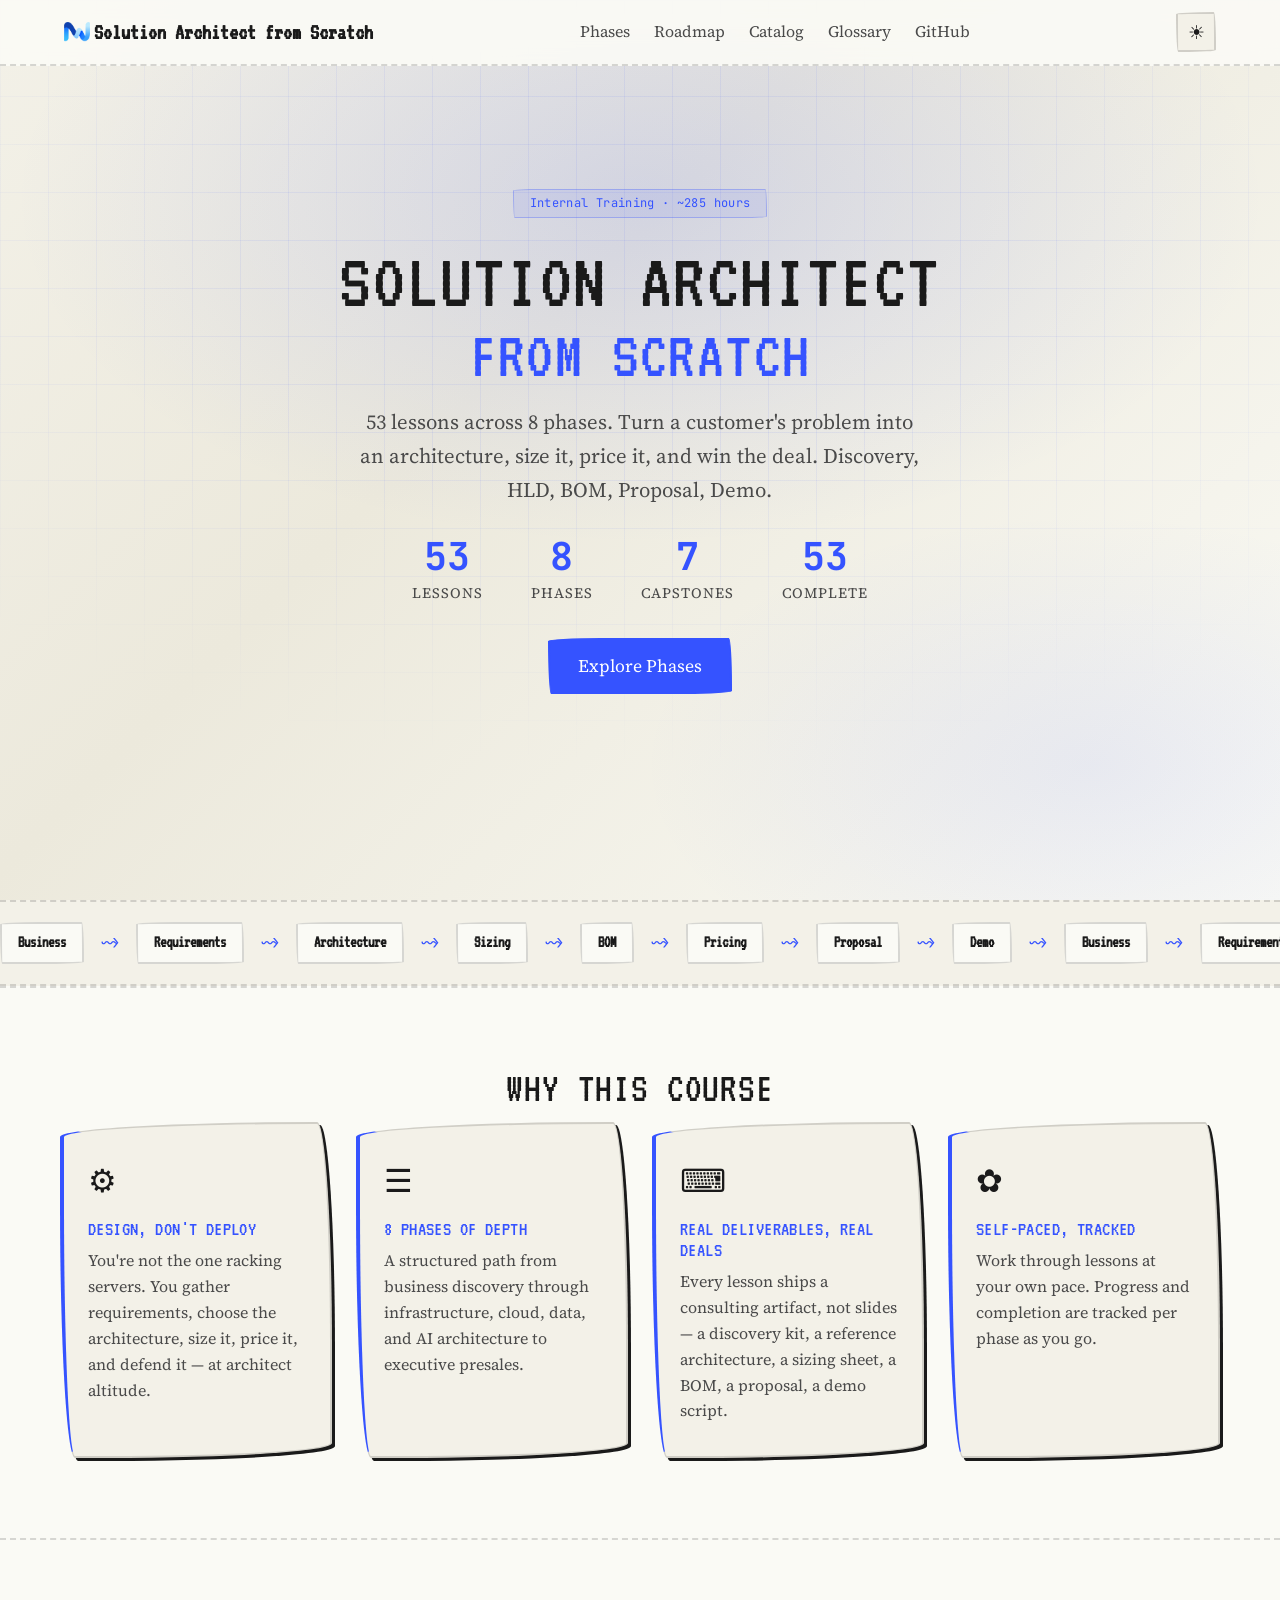
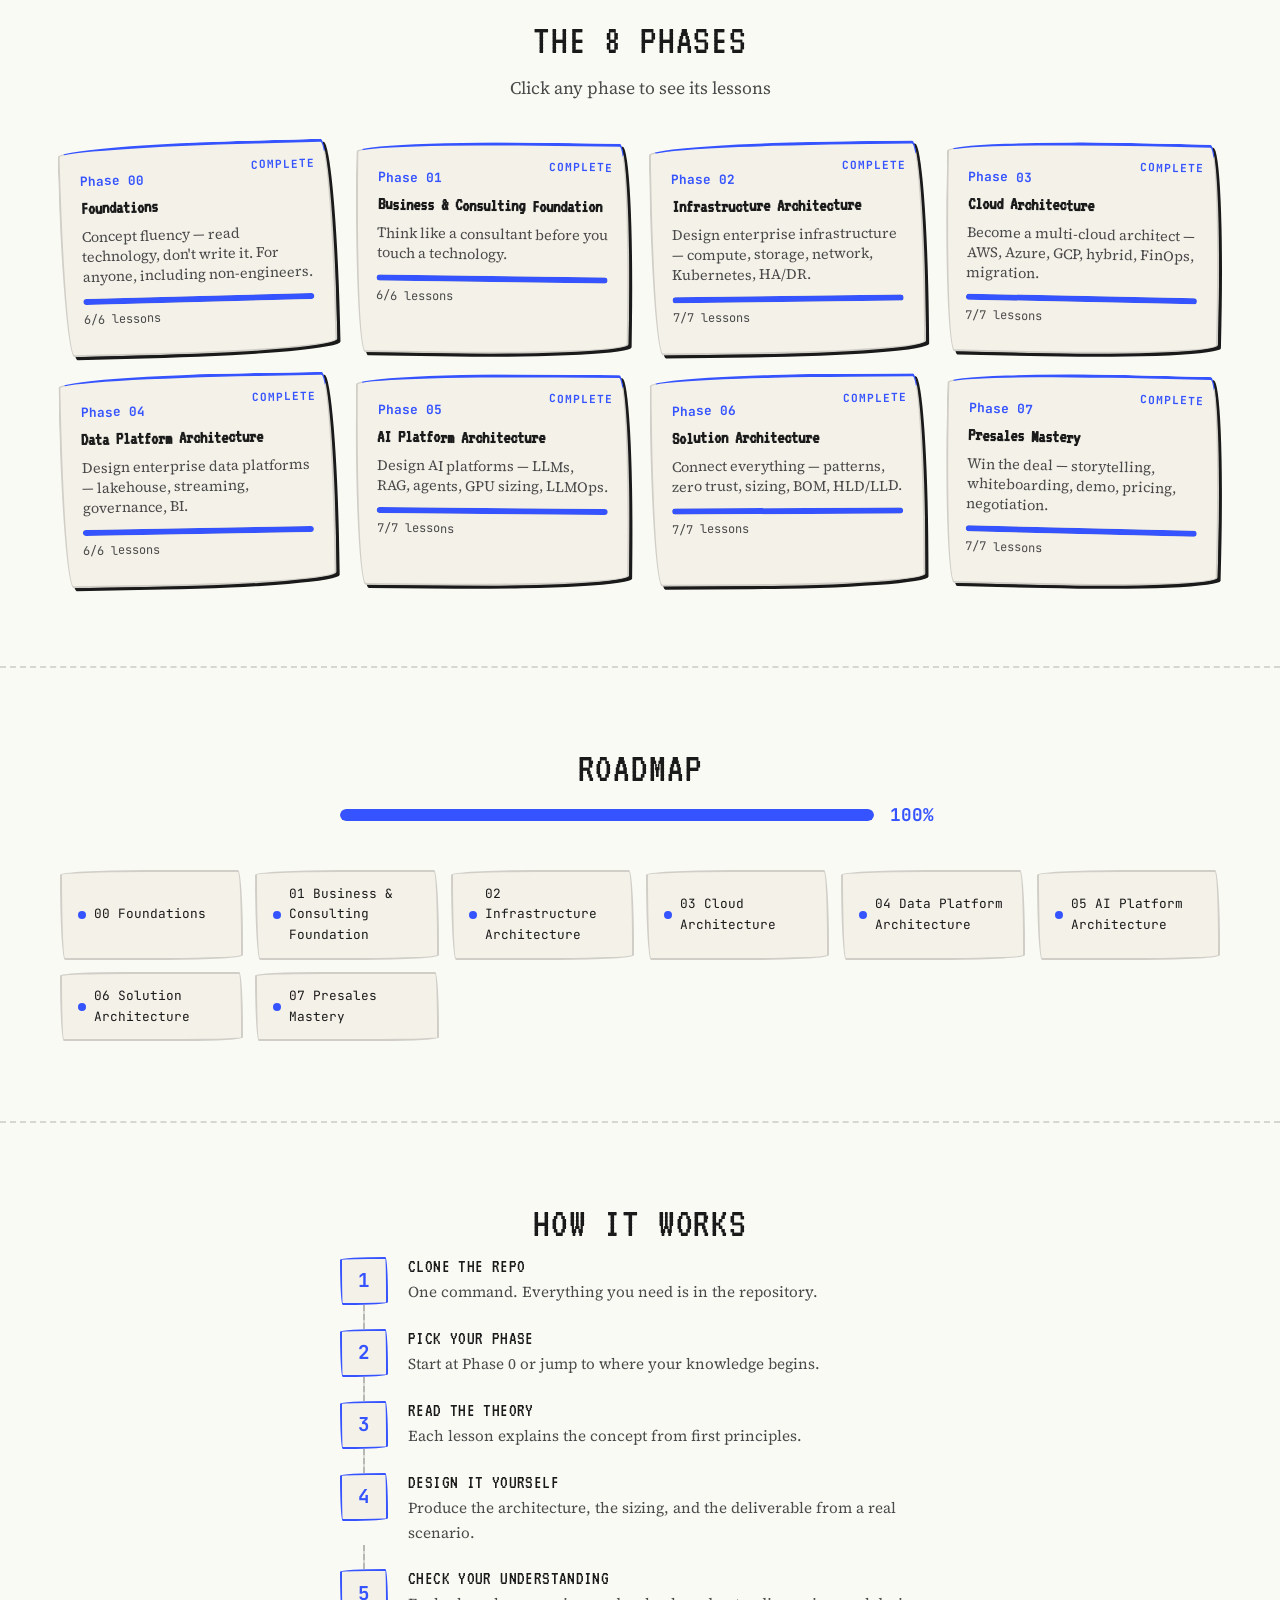
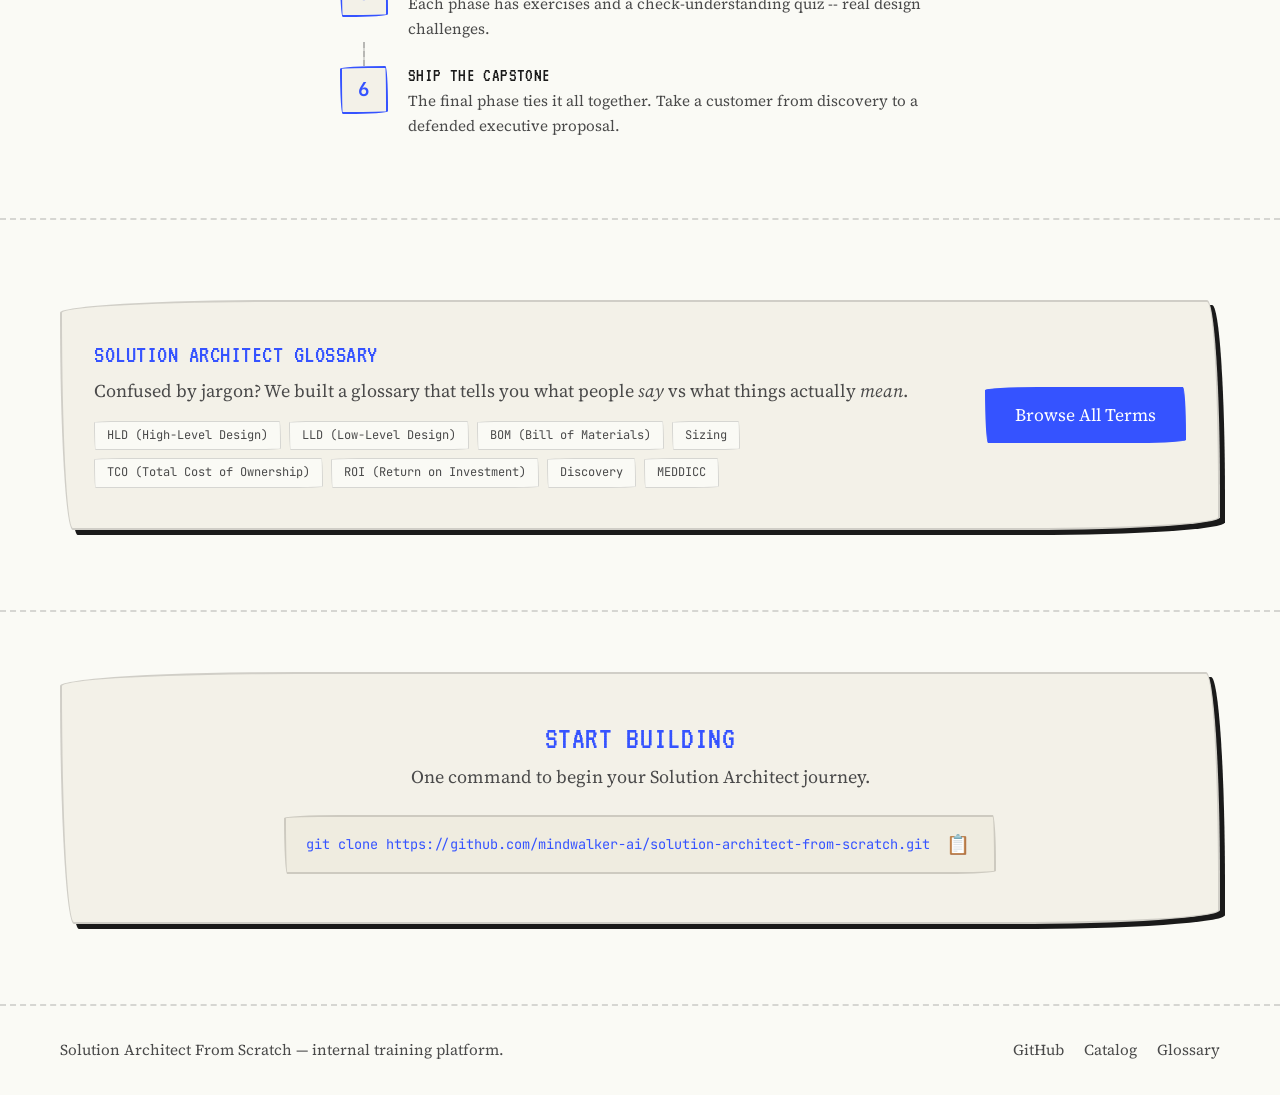
<file: site/index.html>
<!DOCTYPE html>
<html lang="en" data-theme="light">
<head>
  <meta charset="UTF-8">
  <meta name="viewport" content="width=device-width, initial-scale=1.0">
  <title>Solution Architect From Scratch</title>
  <link rel="icon" type="image/png" href="logo.png">
  <meta name="description" content="53 lessons across 8 phases. Learn how to architect and sell enterprise AI, data & cloud solutions — every enterprise architecture from scratch.">
  <meta property="og:title" content="Solution Architect From Scratch">
  <meta property="og:description" content="53 lessons across 8 phases. Turn a customer's problem into an architecture, size it, price it, and win the deal. Discovery, HLD, BOM, Proposal, Demo.">
  <meta property="og:image" content="https://solutionarchitectfromscratch.com/og-image.png">
  <meta property="og:url" content="https://solutionarchitectfromscratch.com">
  <meta property="og:type" content="website">
  <meta name="twitter:card" content="summary_large_image">
  <meta name="twitter:title" content="Solution Architect From Scratch">
  <meta name="twitter:description" content="53 lessons. 8 phases. Build compute, networking, and storage services from first principles.">
  <meta name="twitter:image" content="https://solutionarchitectfromscratch.com/og-image.png">
  <link rel="preconnect" href="https://fonts.googleapis.com">
  <link rel="preconnect" href="https://fonts.gstatic.com" crossorigin>
    <link href="https://fonts.googleapis.com/css2?family=VT323&family=Source+Serif+4:ital,opsz,wght@0,8..60,400..700;1,8..60,400..700&family=JetBrains+Mono:wght@400;500;700&display=swap" rel="stylesheet">
  <link rel="stylesheet" href="style.css">
</head>
<body>

  <header class="site-header">
    <div class="header-inner">
      <a href="index.html" class="logo">
        <img src="logo.png" alt="" class="logo-icon">Solution Architect from Scratch
      </a>
      <nav class="header-nav">
        <a href="#phases">Phases</a>
        <a href="#roadmap">Roadmap</a>
        <a href="catalog.html">Catalog</a>
        <a href="glossary.html">Glossary</a>
        <a href="https://github.com/mindwalker-ai/solution-architect-from-scratch" target="_blank" rel="noopener">GitHub</a>
      </nav>
      <button class="theme-toggle" id="themeToggle" aria-label="Toggle theme">
        <span class="theme-icon" id="themeIcon">&#9789;</span>
      </button>
    </div>
  </header>

  <section class="hero" id="hero">
    <div class="hero-scene" aria-hidden="true"></div>
    <div class="hero-content">
      <div class="hero-badge">Internal Training &middot; ~285 hours</div>
      <h1 class="hero-title">
        <span class="hero-line1">Solution Architect</span>
        <span class="hero-line2">from Scratch</span>
      </h1>
      <p class="hero-subtitle">53 lessons across 8 phases. Turn a customer's problem into an architecture, size it, price it, and win the deal. Discovery, HLD, BOM, Proposal, Demo.</p>
      <div class="hero-stats" id="heroStats">
        <div class="stat-item">
          <span class="stat-number" data-target="lessons">0</span>
          <span class="stat-label">Lessons</span>
        </div>
        <div class="stat-item">
          <span class="stat-number" data-target="phases">0</span>
          <span class="stat-label">Phases</span>
        </div>
        <div class="stat-item">
          <span class="stat-number" data-target="7">7</span>
          <span class="stat-label">Capstones</span>
        </div>
        <div class="stat-item">
          <span class="stat-number" data-target="complete">0</span>
          <span class="stat-label">Complete</span>
        </div>
      </div>
      <div class="hero-actions">
        <a href="#phases" class="btn btn-primary">Explore Phases</a>
      </div>
    </div>
  </section>

  <section class="pathway-strip">
    <div class="pathway-track">
      <span class="pathway-tag">Business</span>
      <span class="pathway-arrow">~&gt;</span>
      <span class="pathway-tag">Requirements</span>
      <span class="pathway-arrow">~&gt;</span>
      <span class="pathway-tag">Architecture</span>
      <span class="pathway-arrow">~&gt;</span>
      <span class="pathway-tag">Sizing</span>
      <span class="pathway-arrow">~&gt;</span>
      <span class="pathway-tag">BOM</span>
      <span class="pathway-arrow">~&gt;</span>
      <span class="pathway-tag">Pricing</span>
      <span class="pathway-arrow">~&gt;</span>
      <span class="pathway-tag">Proposal</span>
      <span class="pathway-arrow">~&gt;</span>
      <span class="pathway-tag">Demo</span>
      <span class="pathway-arrow">~&gt;</span>
      <span class="pathway-tag">Business</span>
      <span class="pathway-arrow">~&gt;</span>
      <span class="pathway-tag">Requirements</span>
      <span class="pathway-arrow">~&gt;</span>
      <span class="pathway-tag">Architecture</span>
      <span class="pathway-arrow">~&gt;</span>
      <span class="pathway-tag">Sizing</span>
      <span class="pathway-arrow">~&gt;</span>
      <span class="pathway-tag">BOM</span>
      <span class="pathway-arrow">~&gt;</span>
      <span class="pathway-tag">Pricing</span>
      <span class="pathway-arrow">~&gt;</span>
      <span class="pathway-tag">Proposal</span>
      <span class="pathway-arrow">~&gt;</span>
      <span class="pathway-tag">Demo</span>
    </div>
  </section>

  <section class="section why-section" id="why">
    <div class="container">
      <h2 class="section-title fade-in">Why This Course</h2>
      <div class="why-grid">
        <div class="why-card card-rotate-1 fade-in">
          <div class="why-icon">&#9881;</div>
          <h3>Design, Don't Deploy</h3>
          <p>You're not the one racking servers. You gather requirements, choose the architecture, size it, price it, and defend it — at architect altitude.</p>
        </div>
        <div class="why-card card-rotate-2 fade-in">
          <div class="why-icon">&#9776;</div>
          <h3>8 Phases of Depth</h3>
          <p>A structured path from business discovery through infrastructure, cloud, data, and AI architecture to executive presales.</p>
        </div>
        <div class="why-card card-rotate-3 fade-in">
          <div class="why-icon">&#9000;</div>
          <h3>Real Deliverables, Real Deals</h3>
          <p>Every lesson ships a consulting artifact, not slides — a discovery kit, a reference architecture, a sizing sheet, a BOM, a proposal, a demo script.</p>
        </div>
        <div class="why-card card-rotate-4 fade-in">
          <div class="why-icon">&#10047;</div>
          <h3>Self-Paced, Tracked</h3>
          <p>Work through lessons at your own pace. Progress and completion are tracked per phase as you go.</p>
        </div>
      </div>
    </div>
  </section>

  <section class="section phases-section" id="phases">
    <div class="container">
      <h2 class="section-title fade-in">The 8 Phases</h2>
      <p class="section-subtitle fade-in">Click any phase to see its lessons</p>
      <div class="phases-grid" id="phasesGrid"></div>
    </div>
  </section>

  <div class="modal-overlay" id="modalOverlay">
    <div class="modal" id="modal">
      <button class="modal-close" id="modalClose">&times;</button>
      <div class="modal-header">
        <span class="modal-phase-num" id="modalPhaseNum"></span>
        <h2 class="modal-title" id="modalTitle"></h2>
        <p class="modal-desc" id="modalDesc"></p>
      </div>
      <div class="modal-lessons" id="modalLessons"></div>
    </div>
  </div>

  <section class="section roadmap-section" id="roadmap">
    <div class="container">
      <h2 class="section-title fade-in">Roadmap</h2>
      <div class="roadmap-progress fade-in">
        <div class="roadmap-bar">
          <div class="roadmap-fill" id="roadmapFill"></div>
        </div>
        <span class="roadmap-pct" id="roadmapPct">0%</span>
      </div>
      <div class="roadmap-grid" id="roadmapGrid"></div>
    </div>
  </section>

  <section class="section steps-section" id="how">
    <div class="container">
      <h2 class="section-title fade-in">How It Works</h2>
      <div class="steps-list">
        <div class="step-item fade-in">
          <div class="step-num">1</div>
          <div class="step-body">
            <h3>Clone the Repo</h3>
            <p>One command. Everything you need is in the repository.</p>
          </div>
        </div>
        <div class="step-connector"></div>
        <div class="step-item fade-in">
          <div class="step-num">2</div>
          <div class="step-body">
            <h3>Pick Your Phase</h3>
            <p>Start at Phase 0 or jump to where your knowledge begins.</p>
          </div>
        </div>
        <div class="step-connector"></div>
        <div class="step-item fade-in">
          <div class="step-num">3</div>
          <div class="step-body">
            <h3>Read the Theory</h3>
            <p>Each lesson explains the concept from first principles.</p>
          </div>
        </div>
        <div class="step-connector"></div>
        <div class="step-item fade-in">
          <div class="step-num">4</div>
          <div class="step-body">
            <h3>Design It Yourself</h3>
            <p>Produce the architecture, the sizing, and the deliverable from a real scenario.</p>
          </div>
        </div>
        <div class="step-connector"></div>
        <div class="step-item fade-in">
          <div class="step-num">5</div>
          <div class="step-body">
            <h3>Check Your Understanding</h3>
            <p>Each phase has exercises and a check-understanding quiz -- real design challenges.</p>
          </div>
        </div>
        <div class="step-connector"></div>
        <div class="step-item fade-in">
          <div class="step-num">6</div>
          <div class="step-body">
            <h3>Ship the Capstone</h3>
            <p>The final phase ties it all together. Take a customer from discovery to a defended executive proposal.</p>
          </div>
        </div>
      </div>
    </div>
  </section>

  <section class="section glossary-callout-section">
    <div class="container">
      <div class="glossary-callout fade-in">
        <div class="glossary-callout-text">
          <h3>Solution Architect Glossary</h3>
          <p>Confused by jargon? We built a glossary that tells you what people <em>say</em> vs what things actually <em>mean</em>.</p>
          <div class="glossary-preview" id="glossaryPreview"></div>
        </div>
        <a href="glossary.html" class="btn btn-primary">Browse All Terms</a>
      </div>
    </div>
  </section>

  <section class="section cta-section" id="cta">
    <div class="container">
      <div class="cta-box fade-in">
        <h2>Start Building</h2>
        <p>One command to begin your Solution Architect journey.</p>
        <div class="cta-code">
          <code id="cloneCmd">git clone https://github.com/mindwalker-ai/solution-architect-from-scratch.git</code>
          <button class="copy-btn" id="copyBtn" aria-label="Copy command">&#128203;</button>
        </div>
      </div>
    </div>
  </section>

  <footer class="site-footer">
    <div class="container footer-inner">
      <p>Solution Architect From Scratch &mdash; internal training platform.</p>
      <div class="footer-links">
        <a href="https://github.com/mindwalker-ai/solution-architect-from-scratch" target="_blank" rel="noopener">GitHub</a>
        <a href="catalog.html">Catalog</a>
        <a href="glossary.html">Glossary</a>
      </div>
    </div>
  </footer>

  <script src="data.js"></script>
  <script src="app.js"></script>
<script defer src="https://va.vercel-scripts.com/v1/script.js"></script>
</body>
</html>
</file>
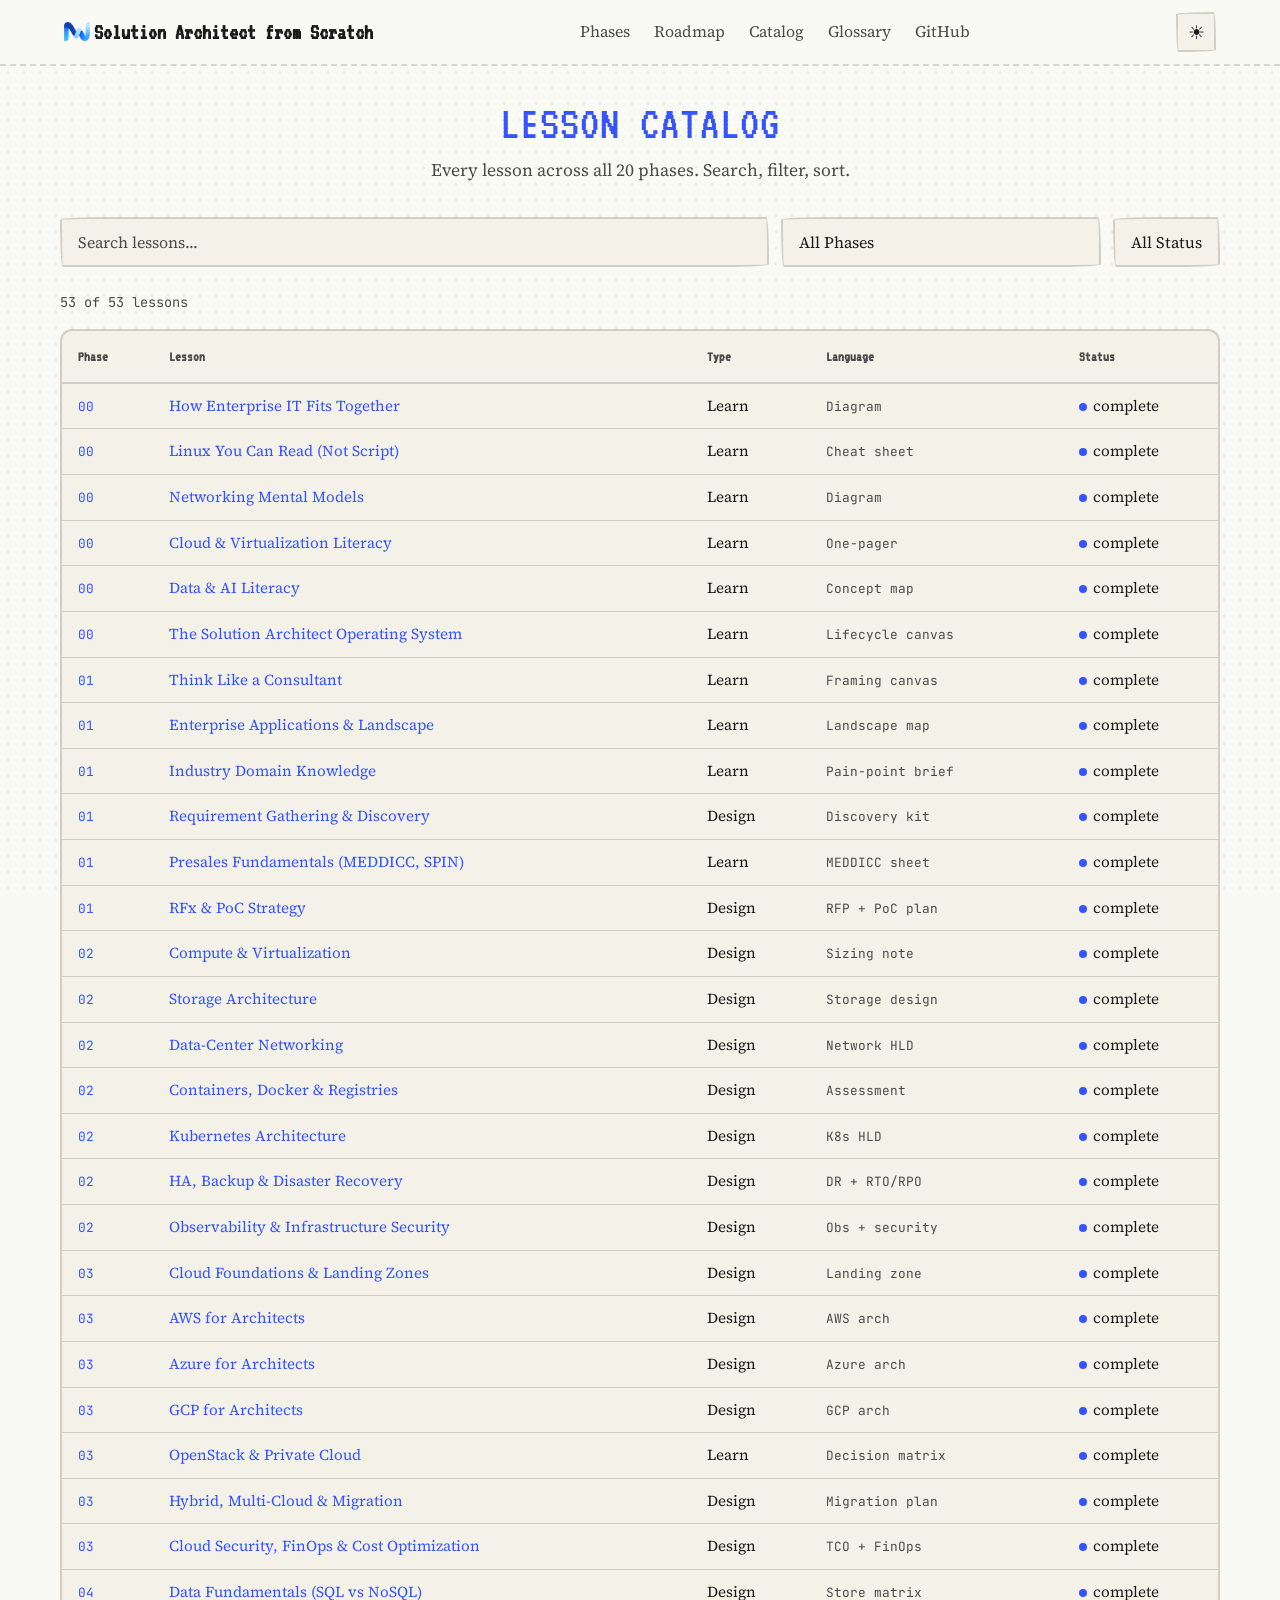
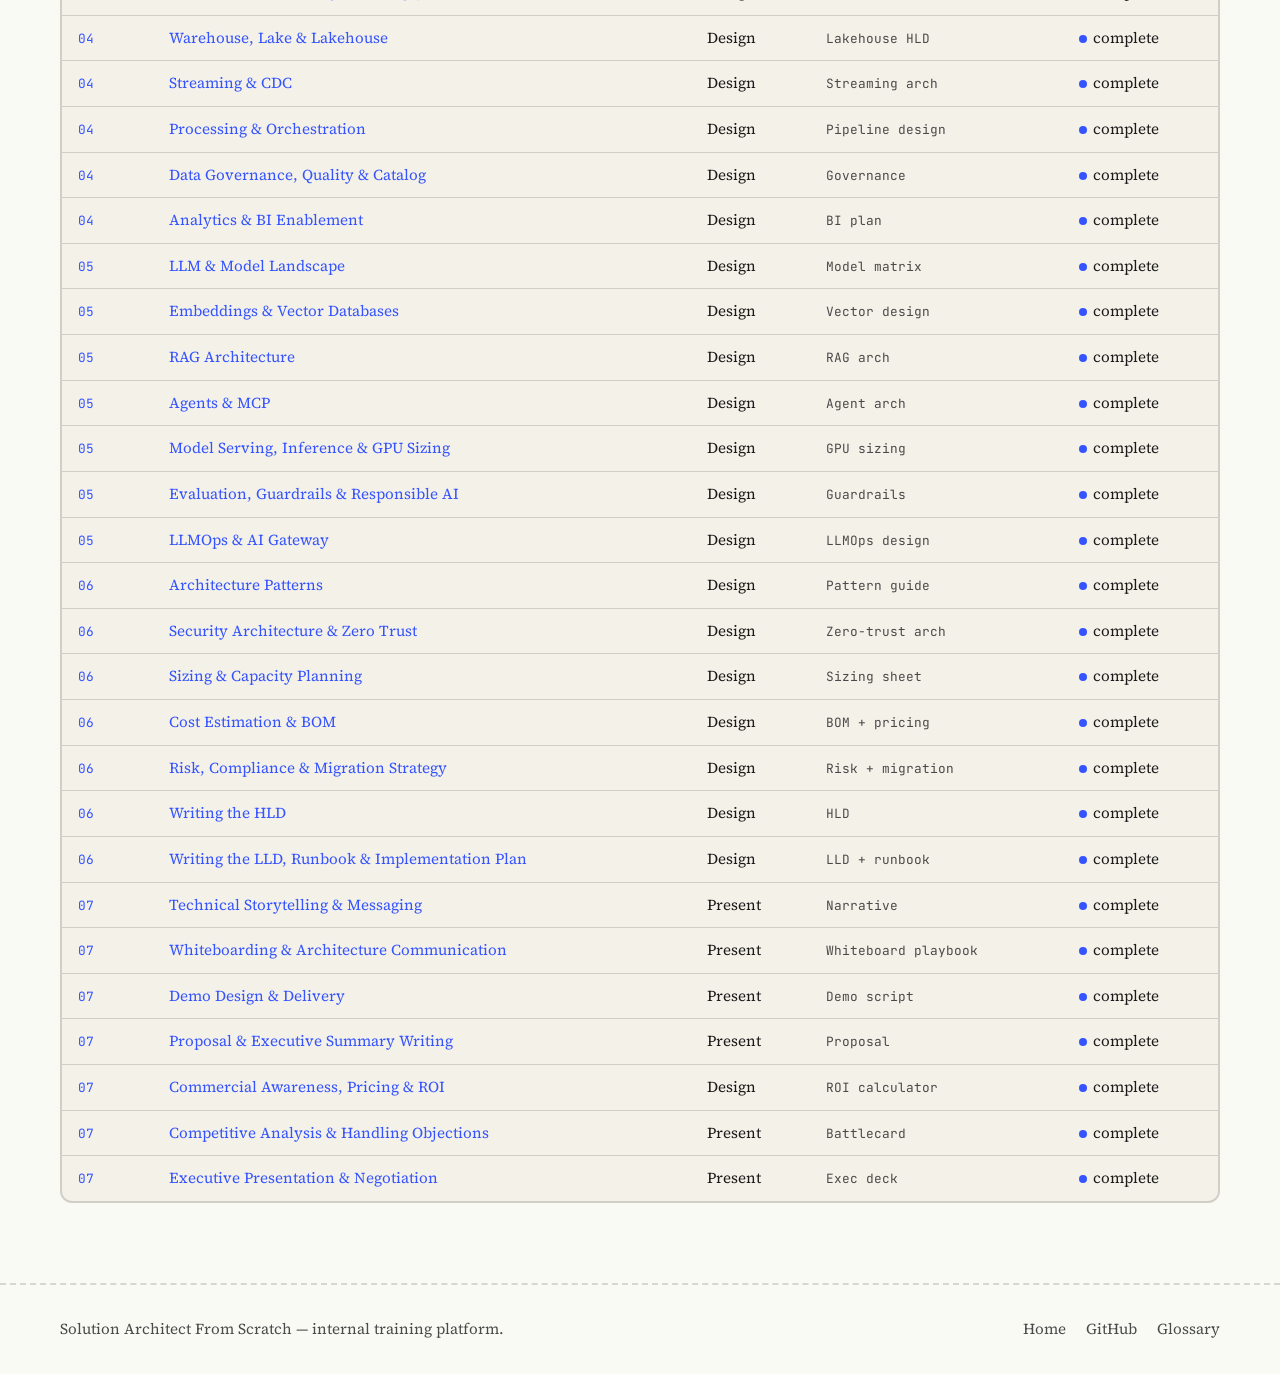
<file: site/catalog.html>
<!DOCTYPE html>
<html lang="en" data-theme="light">
<head>
  <meta charset="UTF-8">
  <meta name="viewport" content="width=device-width, initial-scale=1.0">
  <title>Lesson Catalog - Solution Architect From Scratch</title>
  <link rel="icon" type="image/png" href="logo.png">
  <meta name="description" content="Full catalog of 53 Solution Architect lessons. Search, filter, and sort every lesson across all 8 phases.">
  <link rel="preconnect" href="https://fonts.googleapis.com">
  <link rel="preconnect" href="https://fonts.gstatic.com" crossorigin>
    <link href="https://fonts.googleapis.com/css2?family=VT323&family=Source+Serif+4:ital,opsz,wght@0,8..60,400..700;1,8..60,400..700&family=JetBrains+Mono:wght@400;500;700&display=swap" rel="stylesheet">
  <link rel="stylesheet" href="style.css">
  <style>
    .catalog-page {
      padding: 100px 0 80px;
      min-height: 100vh;
    }

    .catalog-header {
      text-align: center;
      margin-bottom: 32px;
    }

    .catalog-header h1 {
      font-size: clamp(2rem, 5vw, 3rem);
      margin-bottom: 8px;
    }

    .catalog-header p {
      color: var(--text-muted);
      font-size: 1.1rem;
    }

    .catalog-controls {
      display: flex;
      gap: 12px;
      margin-bottom: 24px;
      flex-wrap: wrap;
      align-items: center;
    }

    .catalog-search {
      flex: 1;
      min-width: 200px;
      font-family: var(--font-body);
      font-size: 1rem;
      padding: 12px 16px;
      background: var(--bg-surface);
      border: 2px solid var(--border);
      border-radius: 255px 15px 225px 15px / 15px 225px 15px 255px;
      color: var(--text);
      outline: none;
      transition: border-color 0.2s;
    }

    .catalog-search::placeholder {
      color: var(--text-muted);
    }

    .catalog-search:focus {
      border-color: var(--accent);
    }

    .catalog-filter {
      font-family: var(--font-body);
      font-size: 1rem;
      padding: 12px 16px;
      background: var(--bg-surface);
      border: 2px solid var(--border);
      border-radius: 255px 15px 225px 15px / 15px 225px 15px 255px;
      color: var(--text);
      outline: none;
      cursor: pointer;
      -webkit-appearance: none;
      appearance: none;
    }

    .catalog-count {
      font-family: var(--font-mono);
      font-size: 0.85rem;
      color: var(--text-muted);
      margin-bottom: 16px;
    }

    .catalog-table-wrap {
      overflow-x: auto;
      border: 2px solid var(--border);
      border-radius: 12px;
      background: var(--bg-surface);
    }

    .catalog-table {
      width: 100%;
      border-collapse: collapse;
      font-size: 0.95rem;
    }

    .catalog-table th {
      font-family: var(--font-heading);
      font-weight: 700;
      font-size: 0.9rem;
      text-align: left;
      padding: 14px 16px;
      border-bottom: 2px solid var(--border);
      color: var(--text-muted);
      cursor: pointer;
      user-select: none;
      white-space: nowrap;
      transition: color 0.2s;
    }

    .catalog-table th:hover {
      color: var(--accent);
    }

    .catalog-table th .sort-arrow {
      font-size: 0.7rem;
      margin-left: 4px;
    }

    .catalog-table td {
      padding: 10px 16px;
      border-bottom: 1px solid var(--border);
      vertical-align: middle;
    }

    .catalog-table tr:last-child td {
      border-bottom: none;
    }

    .catalog-table tr:hover td {
      background: var(--bg-surface-hover);
    }

    .catalog-table a {
      color: var(--secondary);
    }

    .catalog-table a:hover {
      color: var(--accent);
    }

    .catalog-status-dot {
      display: inline-block;
      width: 8px;
      height: 8px;
      border-radius: 50%;
      margin-right: 6px;
    }

    .catalog-status-dot.complete {
      background: var(--complete);
    }

    .catalog-status-dot.planned {
      background: var(--planned);
    }

    .catalog-lang {
      font-family: var(--font-mono);
      font-size: 0.8rem;
      color: var(--text-muted);
    }

    .catalog-phase-label {
      font-family: var(--font-mono);
      font-size: 0.8rem;
      color: var(--accent);
    }

    .catalog-empty {
      text-align: center;
      padding: 48px 24px;
      color: var(--text-muted);
      font-size: 1.1rem;
    }

    @media (max-width: 768px) {
      .catalog-page {
        padding: 80px 0 48px;
      }

      .catalog-controls {
        flex-direction: column;
      }

      .catalog-filter {
        width: 100%;
      }

      .catalog-table {
        font-size: 0.85rem;
      }

      .catalog-table th,
      .catalog-table td {
        padding: 8px 10px;
      }
    }
  </style>
</head>
<body>

  <header class="site-header">
    <div class="header-inner">
      <a href="index.html" class="logo">
        <img src="logo.png" alt="" class="logo-icon">Solution Architect from Scratch
      </a>
      <nav class="header-nav">
        <a href="index.html#phases">Phases</a>
        <a href="index.html#roadmap">Roadmap</a>
        <a href="catalog.html">Catalog</a>
        <a href="glossary.html">Glossary</a>
        <a href="https://github.com/mindwalker-ai/solution-architect-from-scratch" target="_blank" rel="noopener">GitHub</a>
      </nav>
      <button class="theme-toggle" id="themeToggle" aria-label="Toggle theme">
        <span class="theme-icon" id="themeIcon">&#9789;</span>
      </button>
    </div>
  </header>

  <main class="catalog-page">
    <div class="container">
      <div class="catalog-header">
        <h1>Lesson Catalog</h1>
        <p>Every lesson across all 20 phases. Search, filter, sort.</p>
      </div>
      <div class="catalog-controls">
        <input type="text" class="catalog-search" id="catalogSearch" placeholder="Search lessons...">
        <select class="catalog-filter" id="catalogPhase">
          <option value="">All Phases</option>
        </select>
        <select class="catalog-filter" id="catalogStatus">
          <option value="">All Status</option>
          <option value="complete">Complete</option>
          <option value="planned">Planned</option>
        </select>
      </div>
      <div class="catalog-count" id="catalogCount"></div>
      <div class="catalog-table-wrap">
        <table class="catalog-table" id="catalogTable">
          <thead>
            <tr>
              <th data-sort="phase">Phase <span class="sort-arrow"></span></th>
              <th data-sort="name">Lesson <span class="sort-arrow"></span></th>
              <th data-sort="type">Type <span class="sort-arrow"></span></th>
              <th data-sort="lang">Language <span class="sort-arrow"></span></th>
              <th data-sort="status">Status <span class="sort-arrow"></span></th>
            </tr>
          </thead>
          <tbody id="catalogBody"></tbody>
        </table>
      </div>
    </div>
  </main>

  <footer class="site-footer">
    <div class="container footer-inner">
      <p>Solution Architect From Scratch &mdash; internal training platform.</p>
      <div class="footer-links">
        <a href="index.html">Home</a>
        <a href="https://github.com/mindwalker-ai/solution-architect-from-scratch" target="_blank" rel="noopener">GitHub</a>
        <a href="glossary.html">Glossary</a>
      </div>
    </div>
  </footer>

  <script src="data.js"></script>
  <script>
    (function () {
      var root = document.documentElement;
      var stored = localStorage.getItem('theme');
      if (stored) {
        root.setAttribute('data-theme', stored);
      } else if (window.matchMedia && window.matchMedia('(prefers-color-scheme: light)').matches) {
        root.setAttribute('data-theme', 'light');
      }

      function updateIcon() {
        var icon = document.getElementById('themeIcon');
        if (!icon) return;
        icon.innerHTML = root.getAttribute('data-theme') === 'light' ? '&#9728;' : '&#9789;';
      }

      updateIcon();

      document.addEventListener('DOMContentLoaded', function () {
        updateIcon();

        var btn = document.getElementById('themeToggle');
        if (btn) {
          btn.addEventListener('click', function () {
            var next = root.getAttribute('data-theme') === 'light' ? 'dark' : 'light';
            root.setAttribute('data-theme', next);
            localStorage.setItem('theme', next);
            updateIcon();
          });
        }

        var allRows = [];
        var phaseSelect = document.getElementById('catalogPhase');

        for (var i = 0; i < PHASES.length; i++) {
          var p = PHASES[i];
          var opt = document.createElement('option');
          opt.value = String(p.id);
          opt.textContent = String(p.id).padStart(2, '0') + ' - ' + p.name;
          phaseSelect.appendChild(opt);

          for (var j = 0; j < p.lessons.length; j++) {
            var l = p.lessons[j];
            allRows.push({
              phase: p.id,
              phaseName: p.name,
              name: l.name,
              type: l.type,
              lang: l.lang,
              status: l.status,
              url: l.url || ''
            });
          }
        }

        var searchInput = document.getElementById('catalogSearch');
        var statusSelect = document.getElementById('catalogStatus');
        var bodyEl = document.getElementById('catalogBody');
        var countEl = document.getElementById('catalogCount');
        var sortCol = 'phase';
        var sortDir = 1;

        function escapeHtml(str) {
          var div = document.createElement('div');
          div.textContent = str;
          return div.innerHTML;
        }

        function render() {
          var query = (searchInput.value || '').toLowerCase().trim();
          var phaseFilter = phaseSelect.value;
          var statusFilter = statusSelect.value;

          var rows = allRows.filter(function (r) {
            if (phaseFilter && String(r.phase) !== phaseFilter) return false;
            if (statusFilter && r.status !== statusFilter) return false;
            if (query) {
              return r.name.toLowerCase().indexOf(query) !== -1 ||
                r.phaseName.toLowerCase().indexOf(query) !== -1 ||
                r.type.toLowerCase().indexOf(query) !== -1 ||
                r.lang.toLowerCase().indexOf(query) !== -1;
            }
            return true;
          });

          rows.sort(function (a, b) {
            var va, vb;
            if (sortCol === 'phase') {
              va = a.phase;
              vb = b.phase;
            } else if (sortCol === 'name') {
              va = a.name.toLowerCase();
              vb = b.name.toLowerCase();
            } else if (sortCol === 'type') {
              va = a.type.toLowerCase();
              vb = b.type.toLowerCase();
            } else if (sortCol === 'lang') {
              va = a.lang.toLowerCase();
              vb = b.lang.toLowerCase();
            } else if (sortCol === 'status') {
              va = a.status;
              vb = b.status;
            }
            if (va < vb) return -1 * sortDir;
            if (va > vb) return 1 * sortDir;
            return 0;
          });

          countEl.textContent = rows.length + ' of ' + allRows.length + ' lessons';

          if (rows.length === 0) {
            bodyEl.innerHTML = '<tr><td colspan="5" class="catalog-empty">No lessons match your filters.</td></tr>';
            return;
          }

          var html = '';
          for (var i = 0; i < rows.length; i++) {
            var r = rows[i];
            html += '<tr>';
            html += '<td><span class="catalog-phase-label">' + String(r.phase).padStart(2, '0') + '</span></td>';
            if (r.url) {
              html += '<td><a href="' + r.url + '" target="_blank" rel="noopener">' + escapeHtml(r.name) + '</a></td>';
            } else {
              html += '<td>' + escapeHtml(r.name) + '</td>';
            }
            html += '<td>' + escapeHtml(r.type) + '</td>';
            html += '<td><span class="catalog-lang">' + escapeHtml(r.lang) + '</span></td>';
            html += '<td><span class="catalog-status-dot ' + r.status + '"></span>' + r.status + '</td>';
            html += '</tr>';
          }
          bodyEl.innerHTML = html;
        }

        searchInput.addEventListener('input', render);
        phaseSelect.addEventListener('change', render);
        statusSelect.addEventListener('change', render);

        document.querySelectorAll('.catalog-table th[data-sort]').forEach(function (th) {
          th.addEventListener('click', function () {
            var col = th.getAttribute('data-sort');
            if (sortCol === col) {
              sortDir = sortDir * -1;
            } else {
              sortCol = col;
              sortDir = 1;
            }
            document.querySelectorAll('.catalog-table th .sort-arrow').forEach(function (a) {
              a.textContent = '';
            });
            th.querySelector('.sort-arrow').textContent = sortDir === 1 ? ' \u25B2' : ' \u25BC';
            render();
          });
        });

        render();
      });
    })();
  </script>
<script defer src="https://va.vercel-scripts.com/v1/script.js"></script>
</body>
</html>
</file>
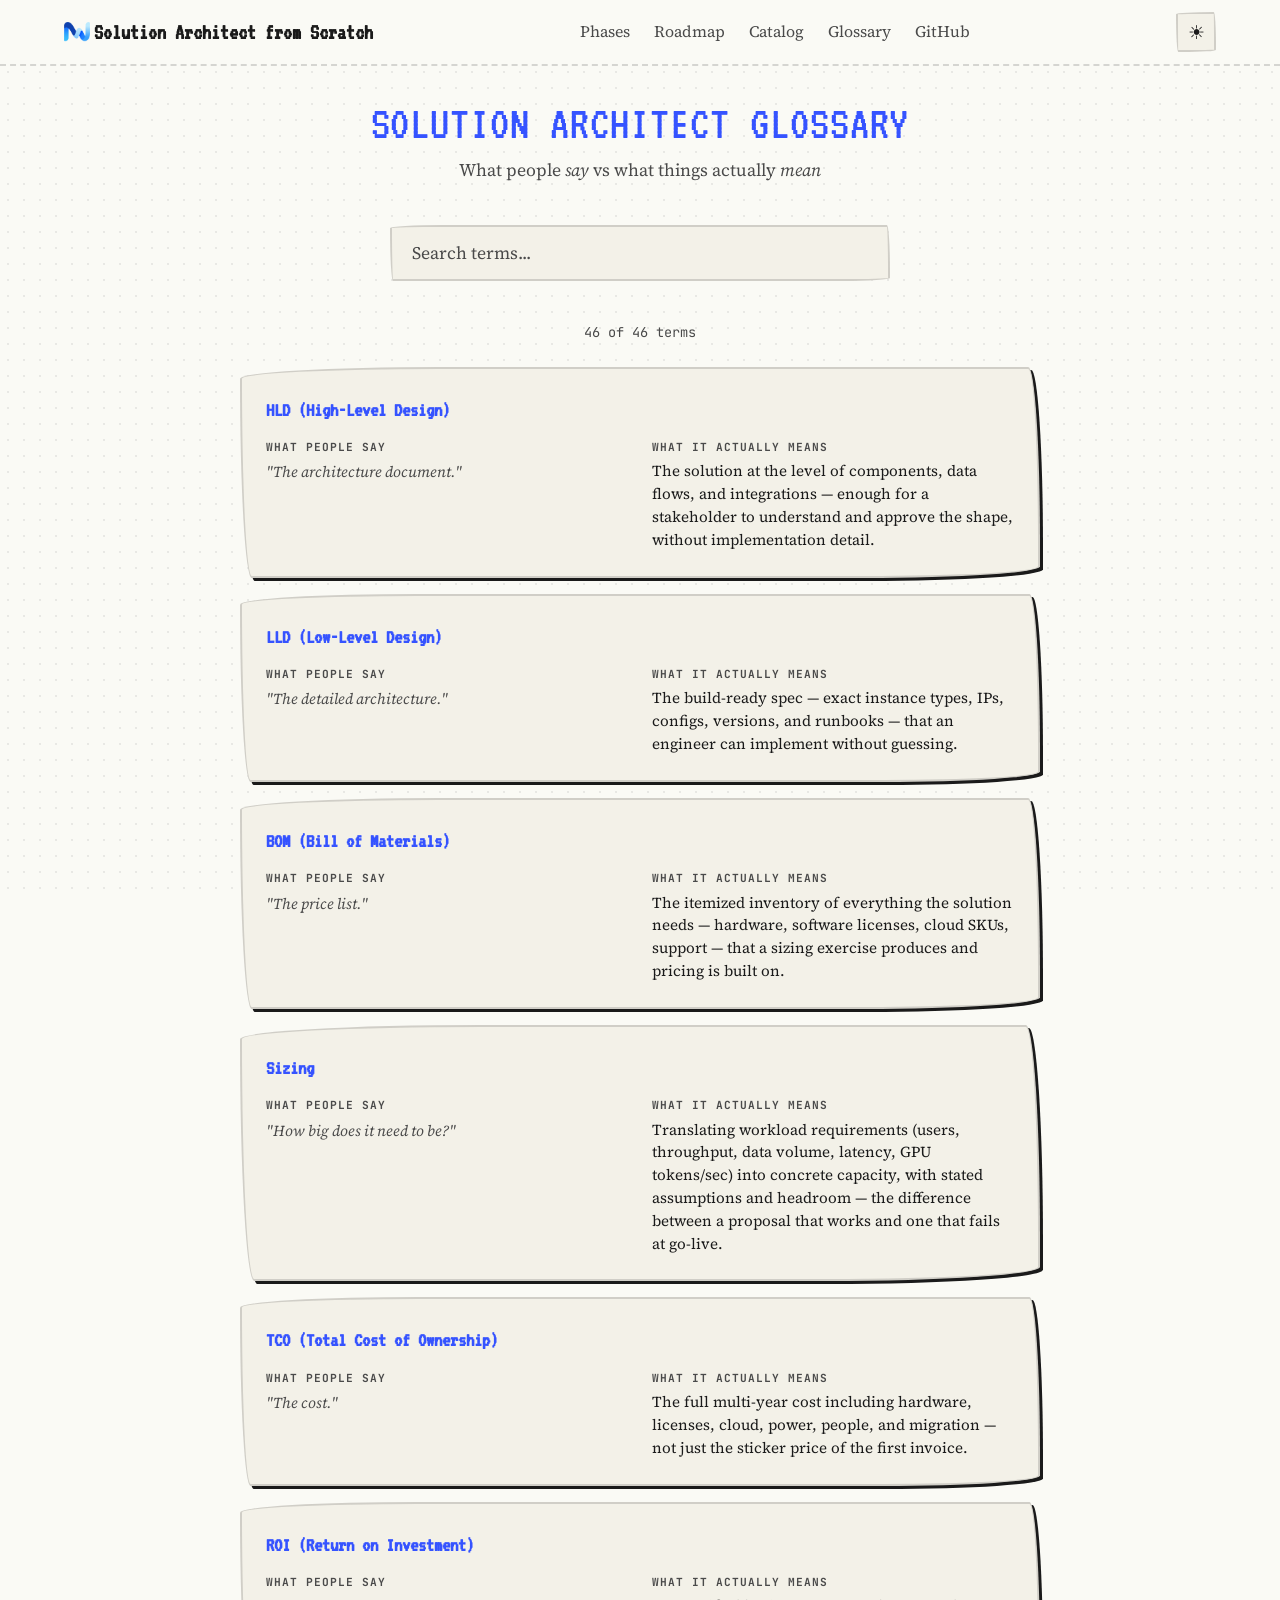
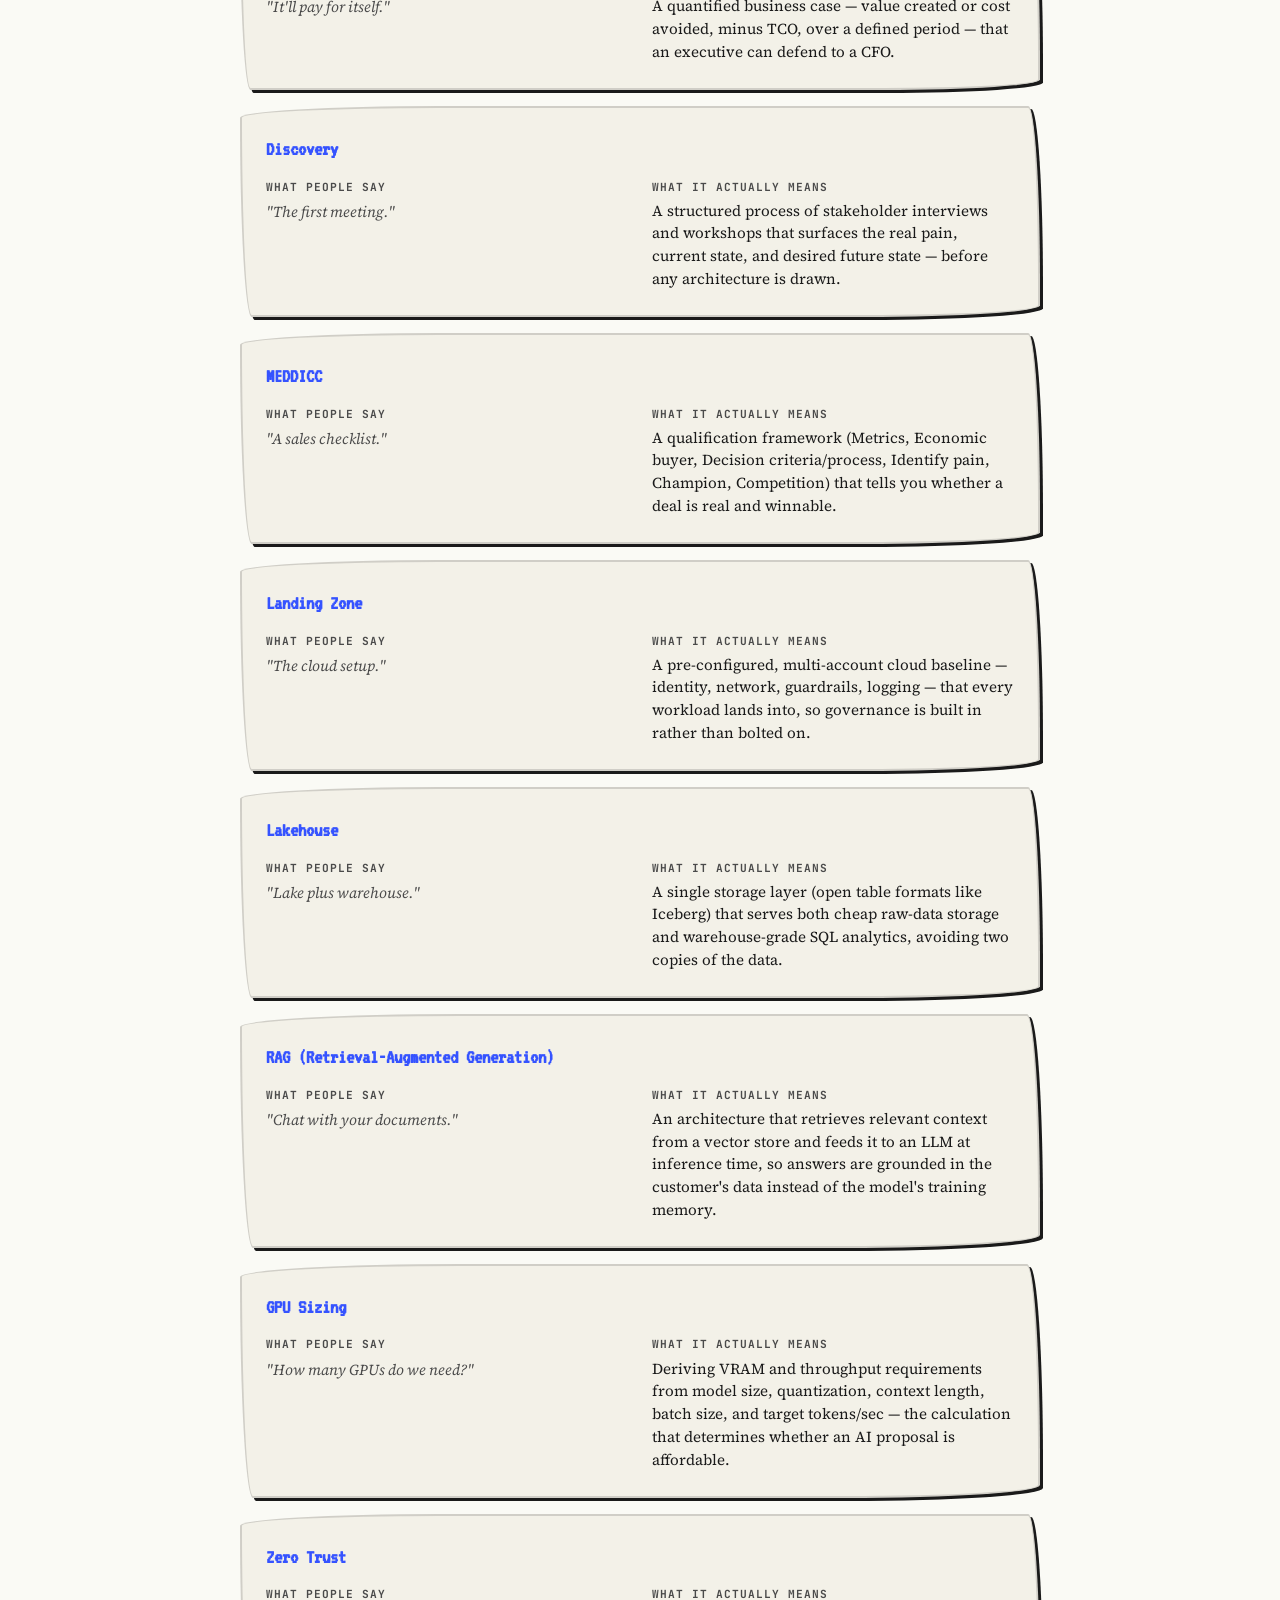
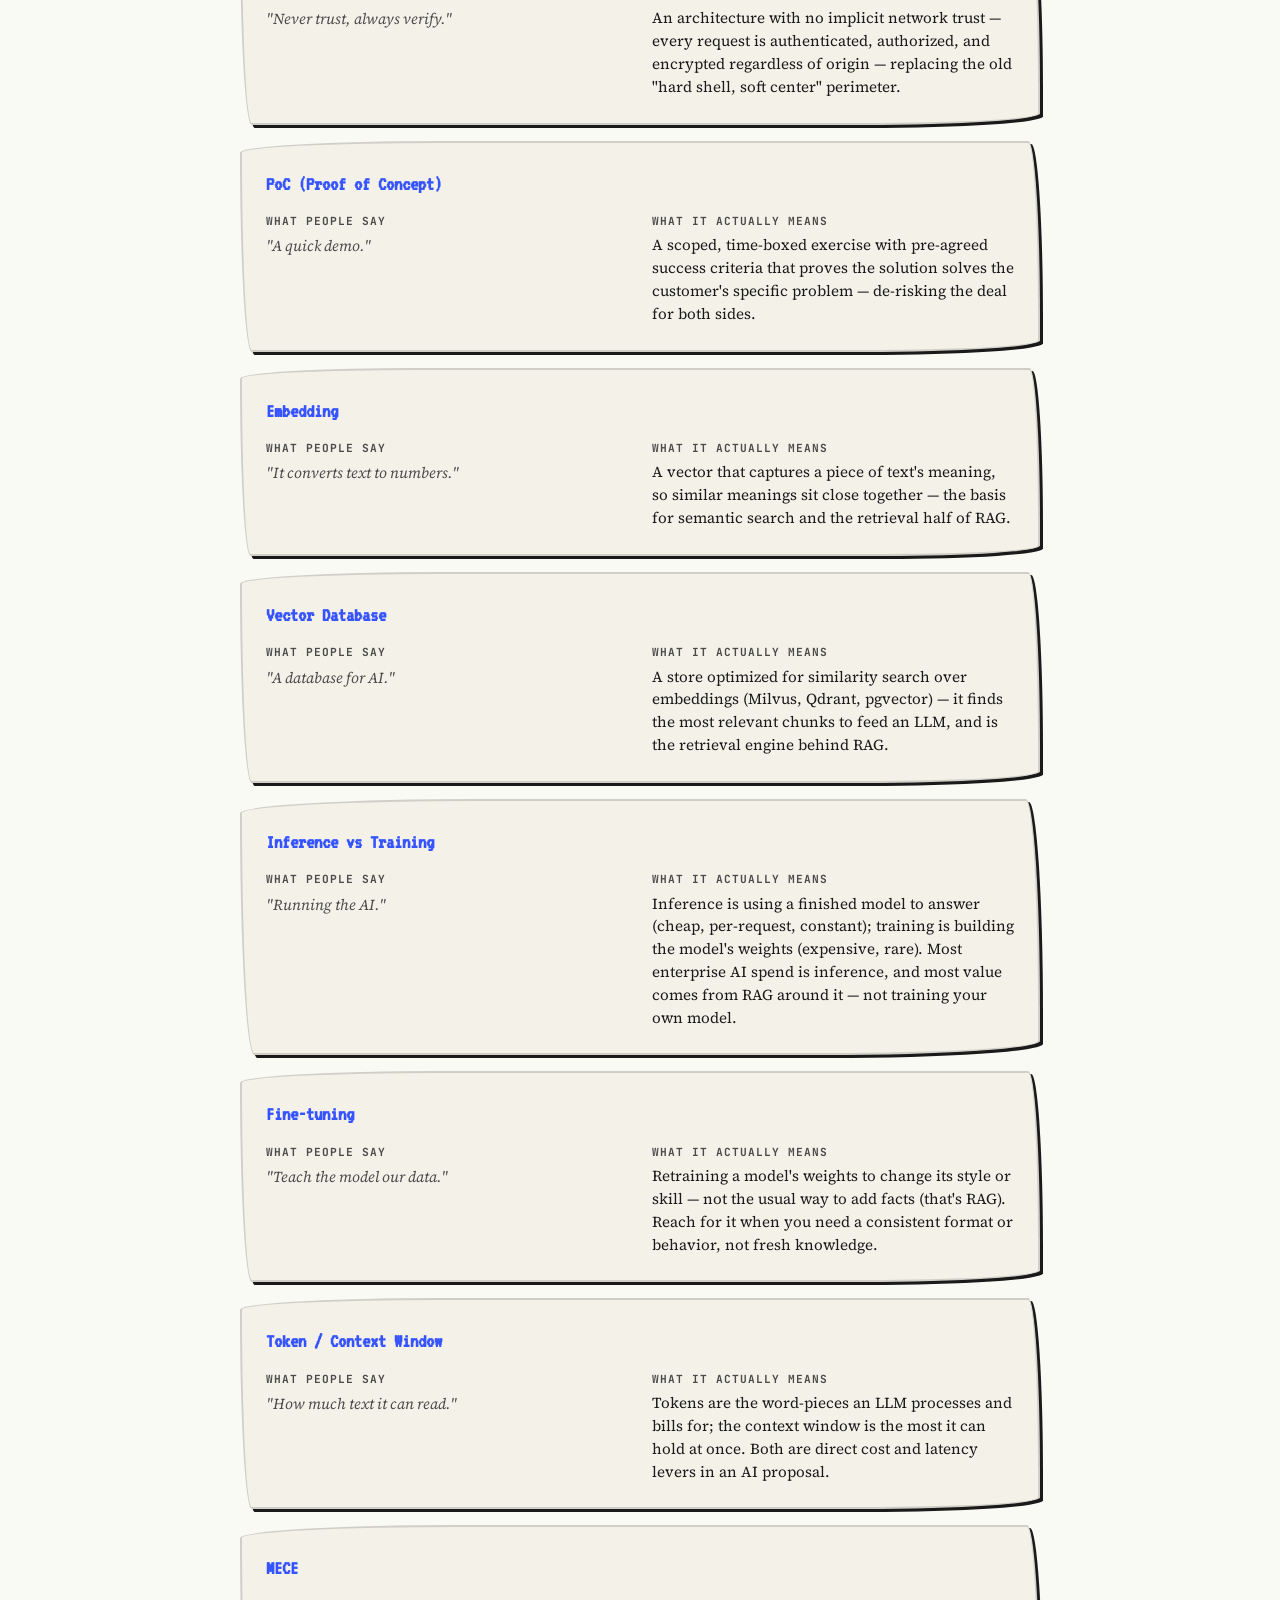
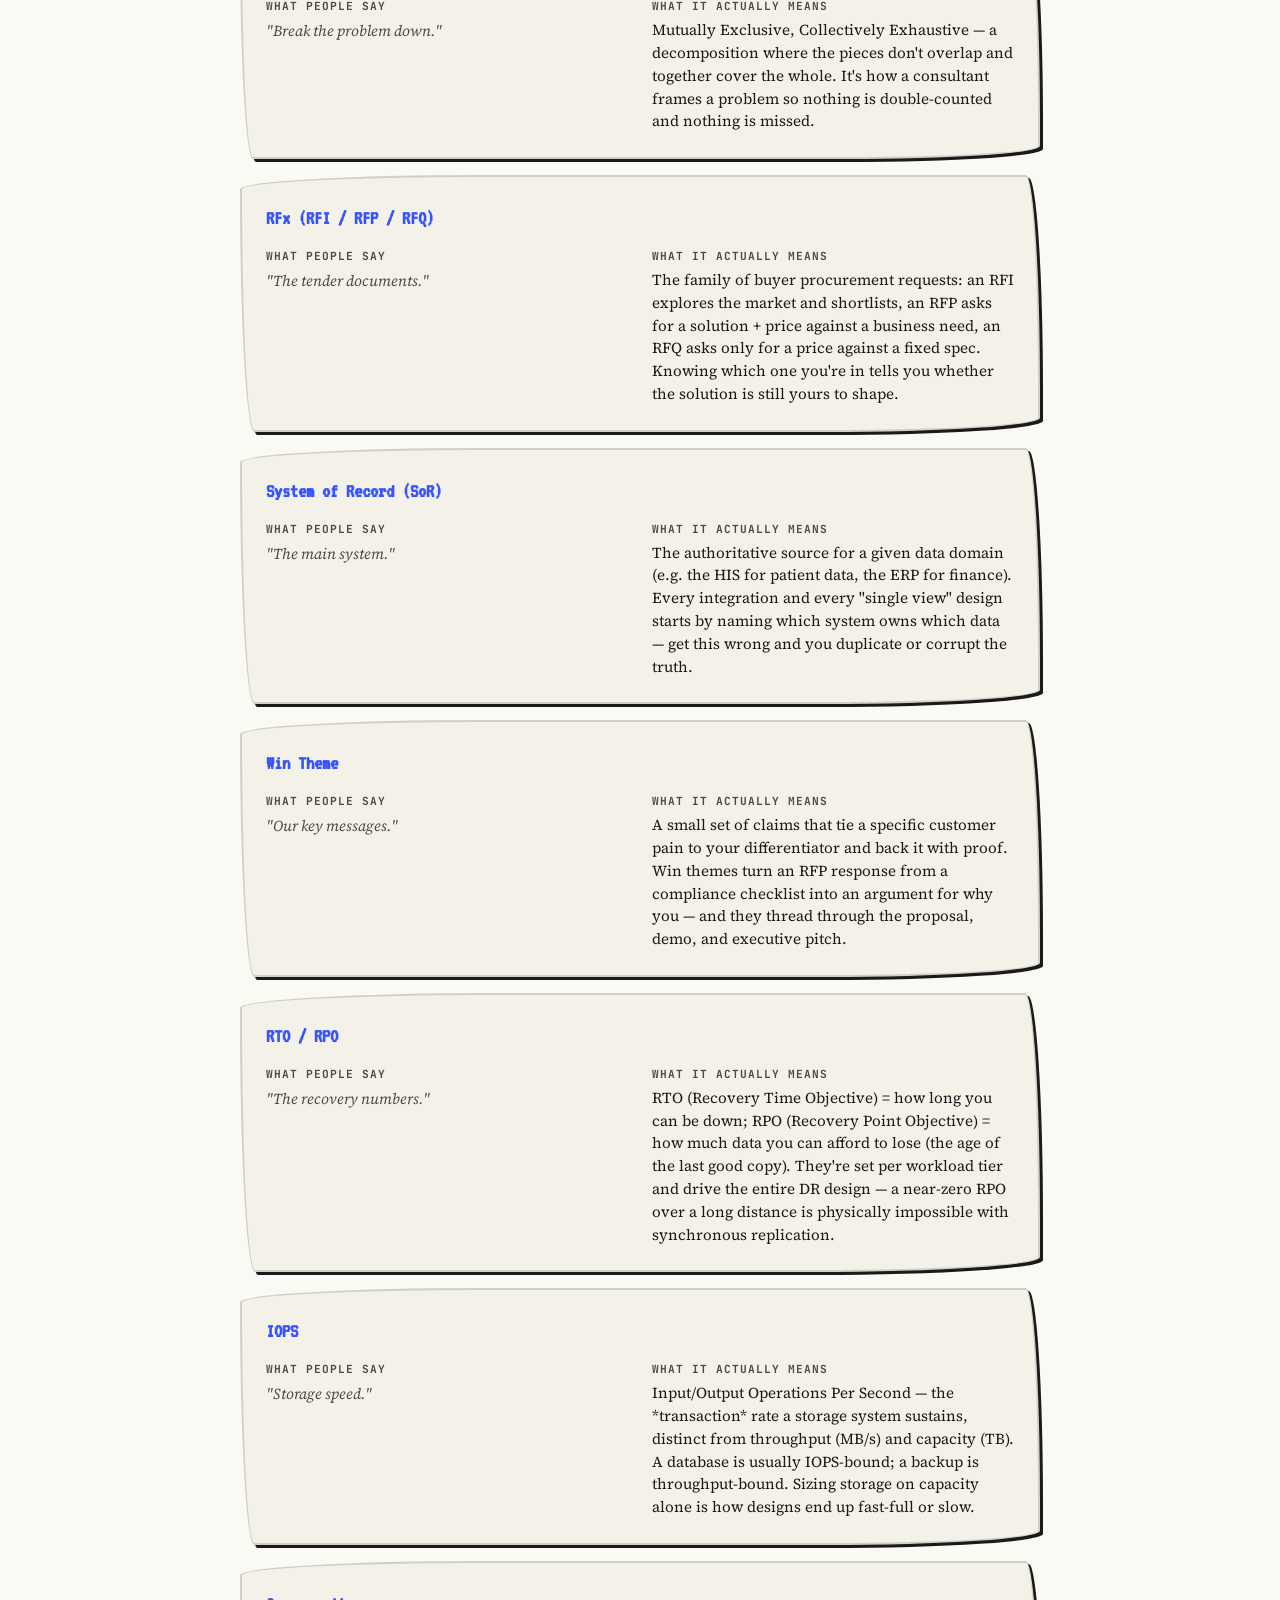
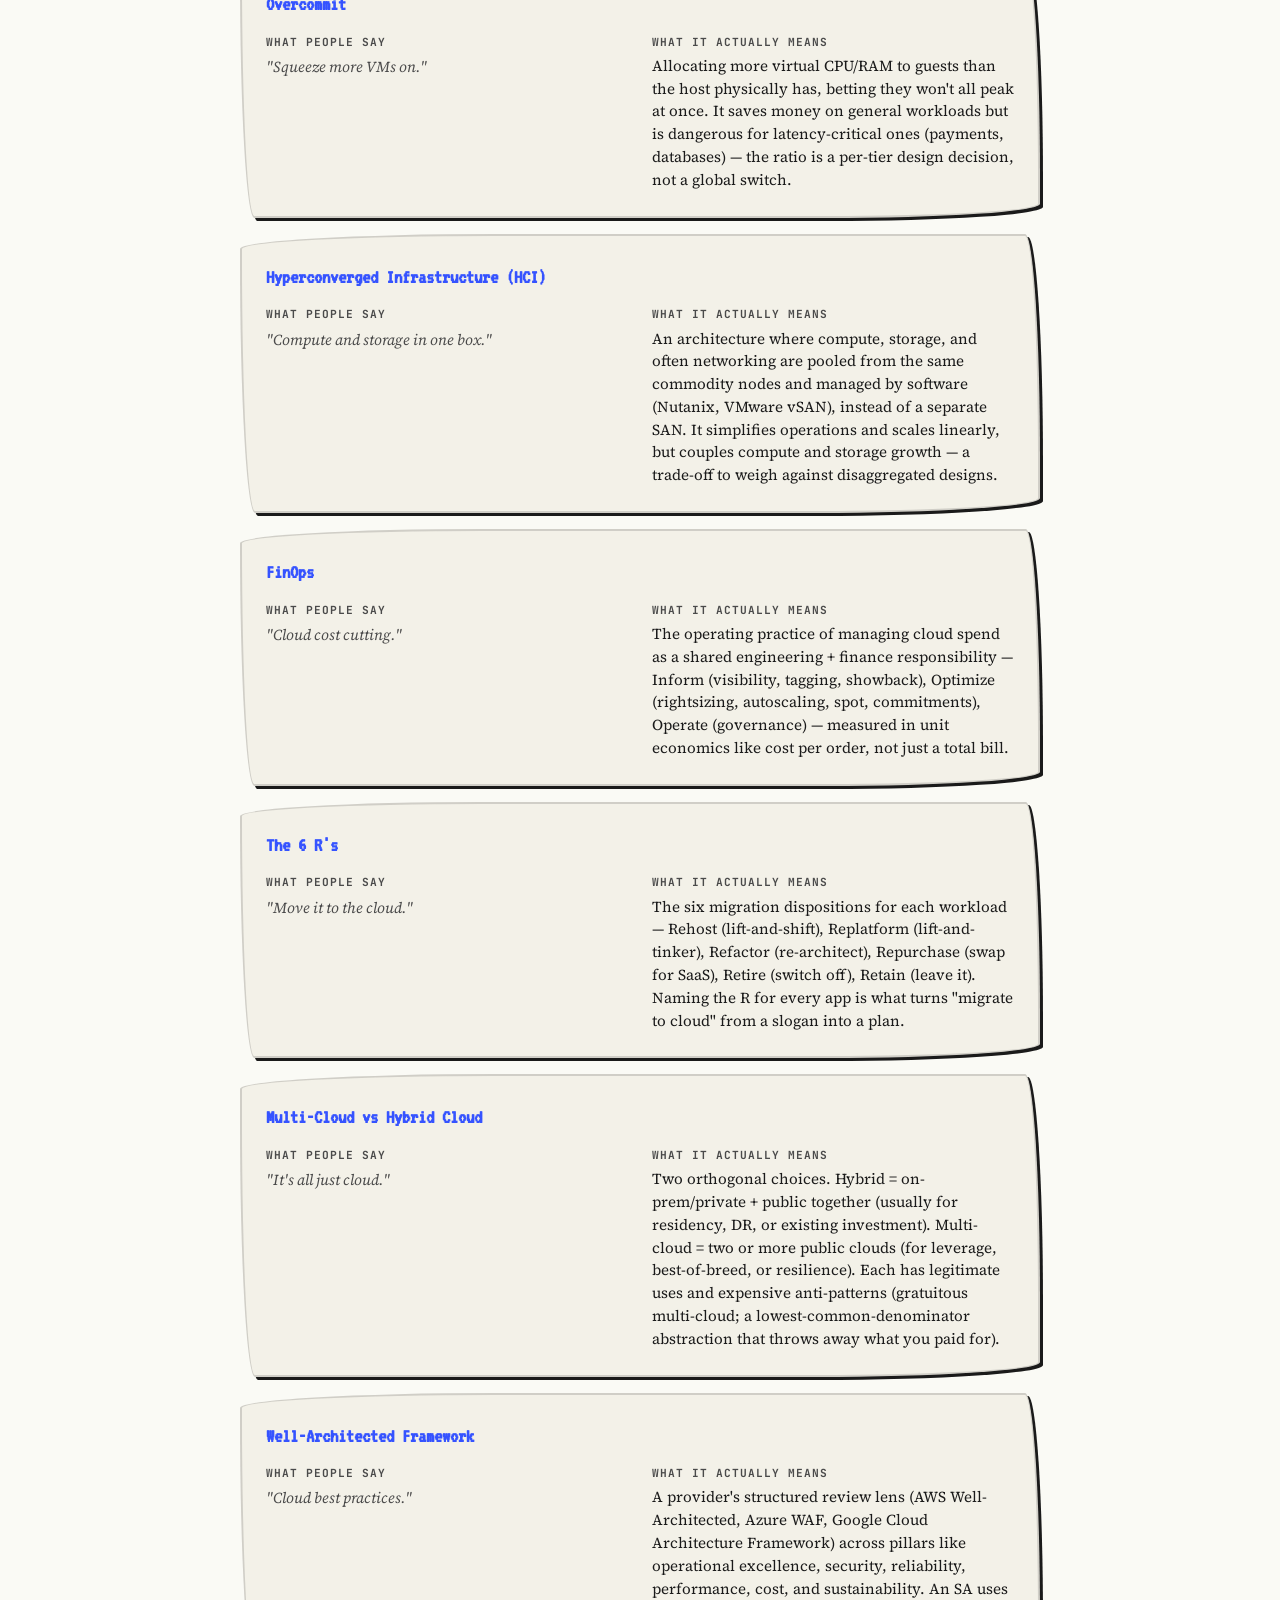
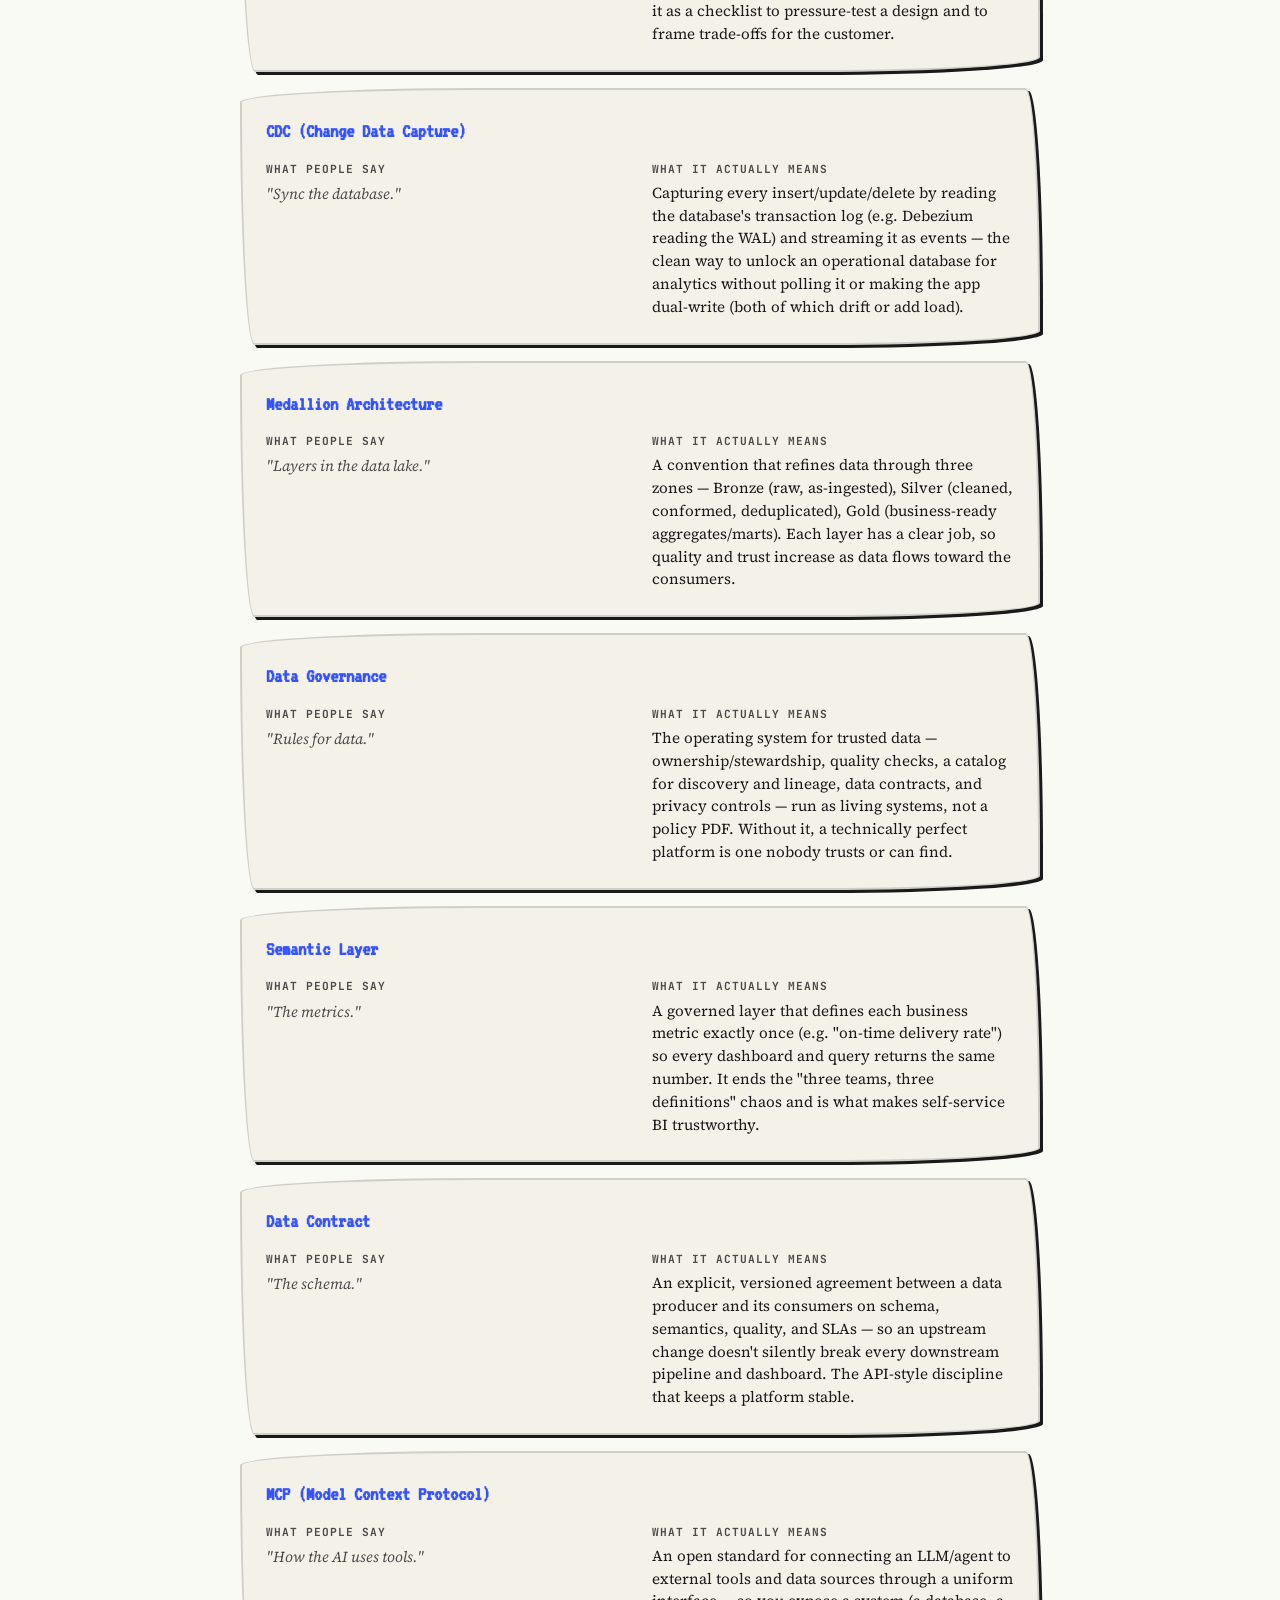
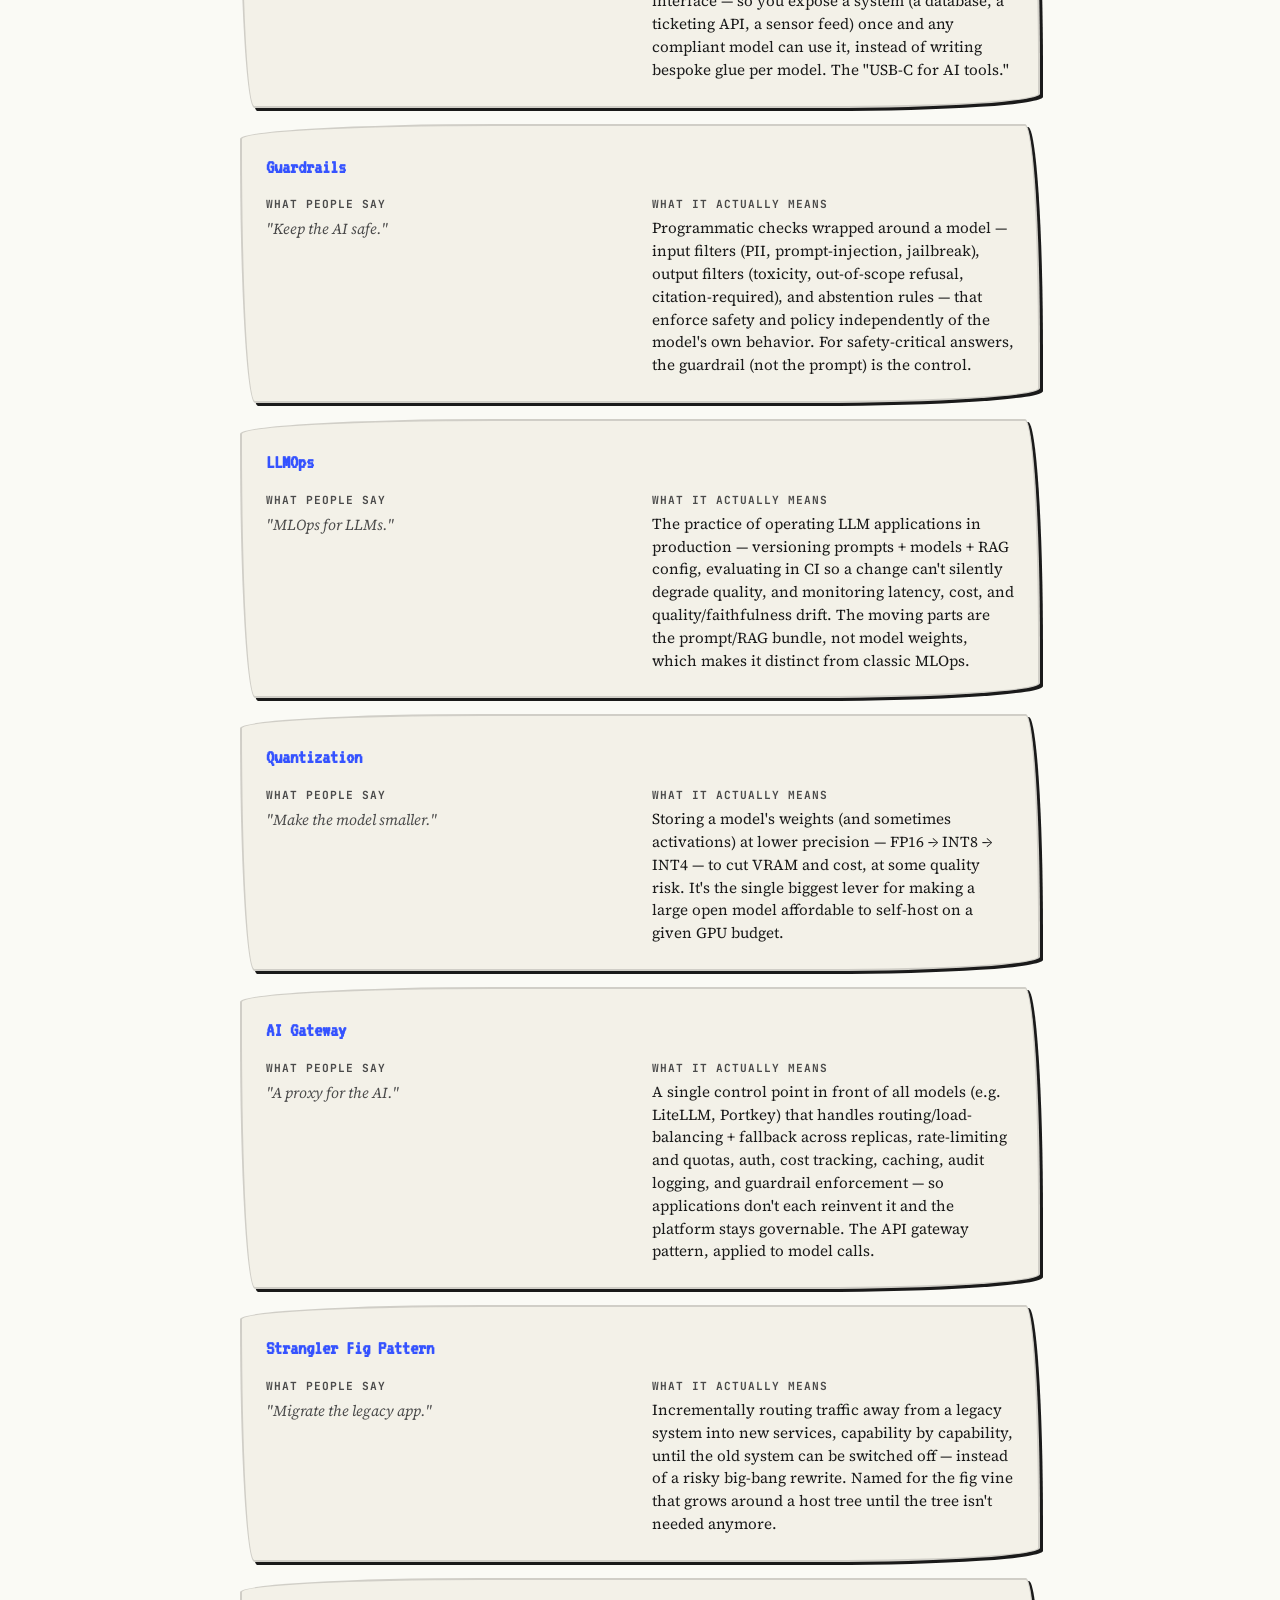
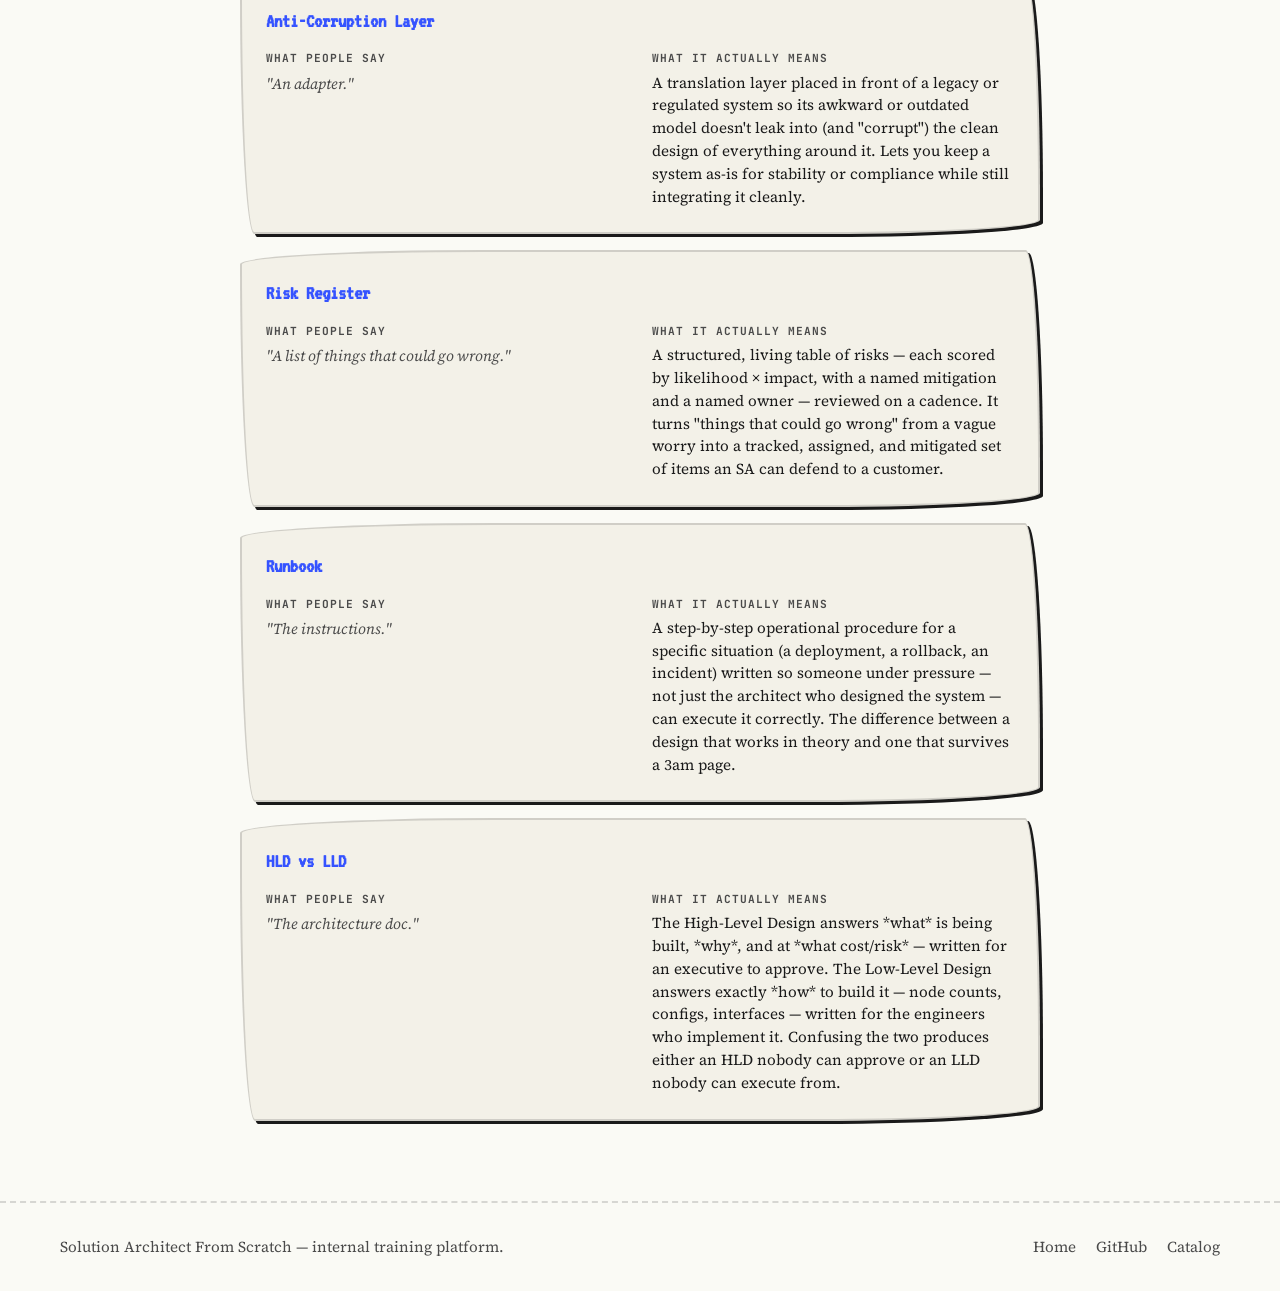
<file: site/glossary.html>
<!DOCTYPE html>
<html lang="en" data-theme="light">
<head>
  <meta charset="UTF-8">
  <meta name="viewport" content="width=device-width, initial-scale=1.0">
  <title>Solution Architect Glossary - Solution Architect From Scratch</title>
  <link rel="icon" type="image/png" href="logo.png">
  <meta name="description" content="Solution Architect glossary: what people say vs what things actually mean. Every term explained without hand-waving.">
  <link rel="preconnect" href="https://fonts.googleapis.com">
  <link rel="preconnect" href="https://fonts.gstatic.com" crossorigin>
    <link href="https://fonts.googleapis.com/css2?family=VT323&family=Source+Serif+4:ital,opsz,wght@0,8..60,400..700;1,8..60,400..700&family=JetBrains+Mono:wght@400;500;700&display=swap" rel="stylesheet">
  <link rel="stylesheet" href="style.css">
  <style>
    .glossary-page {
      padding: 100px 0 80px;
      min-height: 100vh;
    }

    .glossary-header {
      text-align: center;
      margin-bottom: 40px;
    }

    .glossary-header h1 {
      font-size: clamp(2rem, 5vw, 3rem);
      margin-bottom: 8px;
    }

    .glossary-header p {
      color: var(--text-muted);
      font-size: 1.1rem;
    }

    .glossary-search-wrap {
      max-width: 500px;
      margin: 0 auto 40px;
      position: relative;
    }

    .glossary-search {
      width: 100%;
      font-family: var(--font-body);
      font-size: 1.1rem;
      padding: 14px 20px;
      background: var(--bg-surface);
      border: 2px solid var(--border);
      border-radius: 255px 15px 225px 15px / 15px 225px 15px 255px;
      color: var(--text);
      outline: none;
      transition: border-color 0.2s;
    }

    .glossary-search::placeholder {
      color: var(--text-muted);
    }

    .glossary-search:focus {
      border-color: var(--accent);
    }

    .glossary-count {
      text-align: center;
      font-family: var(--font-mono);
      font-size: 0.85rem;
      color: var(--text-muted);
      margin-bottom: 24px;
    }

    .glossary-list {
      display: flex;
      flex-direction: column;
      gap: 16px;
      max-width: 800px;
      margin: 0 auto;
    }

    .glossary-card {
      background: var(--bg-surface);
      border: 2px solid var(--border);
      border-radius: 255px 15px 225px 15px / 15px 225px 15px 255px;
      padding: 24px;
      box-shadow: var(--shadow-hard);
      transition: transform 0.2s, box-shadow 0.2s;
    }

    .glossary-card:hover {
      transform: translate(-2px, -2px);
      box-shadow: var(--shadow-hard-lg);
    }

    .glossary-term {
      font-family: var(--font-heading);
      font-weight: 700;
      font-size: 1.3rem;
      color: var(--accent);
      margin-bottom: 12px;
    }

    .glossary-row {
      display: flex;
      gap: 24px;
      flex-wrap: wrap;
    }

    .glossary-col {
      flex: 1;
      min-width: 200px;
    }

    .glossary-col-label {
      font-family: var(--font-mono);
      font-size: 0.7rem;
      font-weight: 700;
      text-transform: uppercase;
      letter-spacing: 1px;
      color: var(--text-muted);
      margin-bottom: 4px;
    }

    .glossary-col-says {
      color: var(--text-muted);
      font-size: 0.95rem;
      font-style: italic;
    }

    .glossary-col-means {
      color: var(--text);
      font-size: 0.95rem;
      line-height: 1.5;
    }

    .glossary-empty {
      text-align: center;
      padding: 48px 24px;
      color: var(--text-muted);
      font-size: 1.1rem;
    }

    @media (max-width: 768px) {
      .glossary-page {
        padding: 80px 0 48px;
      }

      .glossary-row {
        flex-direction: column;
        gap: 12px;
      }

      .glossary-card {
        padding: 18px 16px;
      }
    }
  </style>
</head>
<body>

  <header class="site-header">
    <div class="header-inner">
      <a href="index.html" class="logo">
        <img src="logo.png" alt="" class="logo-icon">Solution Architect from Scratch
      </a>
      <nav class="header-nav">
        <a href="index.html#phases">Phases</a>
        <a href="index.html#roadmap">Roadmap</a>
        <a href="catalog.html">Catalog</a>
        <a href="glossary.html">Glossary</a>
        <a href="https://github.com/mindwalker-ai/solution-architect-from-scratch" target="_blank" rel="noopener">GitHub</a>
      </nav>
      <button class="theme-toggle" id="themeToggle" aria-label="Toggle theme">
        <span class="theme-icon" id="themeIcon">&#9789;</span>
      </button>
    </div>
  </header>

  <main class="glossary-page">
    <div class="container">
      <div class="glossary-header">
        <h1>Solution Architect Glossary</h1>
        <p>What people <em>say</em> vs what things actually <em>mean</em></p>
      </div>
      <div class="glossary-search-wrap">
        <input type="text" class="glossary-search" id="glossarySearch" placeholder="Search terms...">
      </div>
      <div class="glossary-count" id="glossaryCount"></div>
      <div class="glossary-list" id="glossaryList"></div>
    </div>
  </main>

  <footer class="site-footer">
    <div class="container footer-inner">
      <p>Solution Architect From Scratch &mdash; internal training platform.</p>
      <div class="footer-links">
        <a href="index.html">Home</a>
        <a href="https://github.com/mindwalker-ai/solution-architect-from-scratch" target="_blank" rel="noopener">GitHub</a>
        <a href="catalog.html">Catalog</a>
      </div>
    </div>
  </footer>

  <script src="data.js"></script>
  <script>
    (function () {
      var root = document.documentElement;
      var stored = localStorage.getItem('theme');
      if (stored) {
        root.setAttribute('data-theme', stored);
      } else if (window.matchMedia && window.matchMedia('(prefers-color-scheme: light)').matches) {
        root.setAttribute('data-theme', 'light');
      }

      function updateIcon() {
        var icon = document.getElementById('themeIcon');
        if (!icon) return;
        icon.innerHTML = root.getAttribute('data-theme') === 'light' ? '&#9728;' : '&#9789;';
      }

      updateIcon();

      document.addEventListener('DOMContentLoaded', function () {
        updateIcon();

        var btn = document.getElementById('themeToggle');
        if (btn) {
          btn.addEventListener('click', function () {
            var next = root.getAttribute('data-theme') === 'light' ? 'dark' : 'light';
            root.setAttribute('data-theme', next);
            localStorage.setItem('theme', next);
            updateIcon();
          });
        }

        var searchInput = document.getElementById('glossarySearch');
        var listEl = document.getElementById('glossaryList');
        var countEl = document.getElementById('glossaryCount');

        function escapeHtml(str) {
          var div = document.createElement('div');
          div.textContent = str;
          return div.innerHTML;
        }

        function renderGlossary(filter) {
          var terms = GLOSSARY;
          if (filter) {
            var q = filter.toLowerCase();
            terms = terms.filter(function (t) {
              return t.term.toLowerCase().indexOf(q) !== -1 ||
                t.says.toLowerCase().indexOf(q) !== -1 ||
                t.means.toLowerCase().indexOf(q) !== -1;
            });
          }

          countEl.textContent = terms.length + ' of ' + GLOSSARY.length + ' terms';

          if (terms.length === 0) {
            listEl.innerHTML = '<div class="glossary-empty">No terms match your search.</div>';
            return;
          }

          var html = '';
          for (var i = 0; i < terms.length; i++) {
            var t = terms[i];
            html += '<div class="glossary-card">';
            html += '<div class="glossary-term">' + escapeHtml(t.term) + '</div>';
            html += '<div class="glossary-row">';
            html += '<div class="glossary-col">';
            html += '<div class="glossary-col-label">What people say</div>';
            html += '<div class="glossary-col-says">"' + escapeHtml(t.says) + '"</div>';
            html += '</div>';
            html += '<div class="glossary-col">';
            html += '<div class="glossary-col-label">What it actually means</div>';
            html += '<div class="glossary-col-means">' + escapeHtml(t.means) + '</div>';
            html += '</div>';
            html += '</div>';
            html += '</div>';
          }
          listEl.innerHTML = html;
        }

        renderGlossary('');

        if (searchInput) {
          searchInput.addEventListener('input', function () {
            renderGlossary(searchInput.value.trim());
          });
        }
      });
    })();
  </script>
<script defer src="https://va.vercel-scripts.com/v1/script.js"></script>
</body>
</html>
</file>
<file: site/style.css>
:root {
  --font-heading: 'VT323', ui-monospace, 'JetBrains Mono', monospace;
  --font-body: 'Source Serif 4', 'Source Serif Pro', 'Iowan Old Style', Georgia, serif;
  --font-mono: 'JetBrains Mono', ui-monospace, 'Consolas', monospace;

  --bg: #fafaf5;
  --bg-surface: #f3f1e8;
  --bg-surface-hover: #ece9dc;
  --border: rgba(26, 26, 26, 0.16);
  --text: #1a1a1a;
  --text-muted: #4a4a4a;
  --accent: #3553ff;
  --accent-hover: #2840d6;
  --secondary: #3553ff;
  --complete: #3553ff;
  --planned: #b8b6ad;
  --shadow-color: #1a1a1a;
  --shadow-hard: 3px 3px 0 var(--shadow-color);
  --shadow-hard-lg: 5px 5px 0 var(--shadow-color);
  --dot-color: rgba(26, 26, 26, 0.08);
  --overlay-bg: rgba(26, 26, 26, 0.55);
  --modal-bg: #fafaf5;
  --header-bg: rgba(250, 250, 245, 0.94);
  --code-bg: #efece0;
}

[data-theme="light"] {
  --bg: #fafaf5;
  --bg-surface: #f3f1e8;
  --bg-surface-hover: #ece9dc;
  --border: rgba(26, 26, 26, 0.16);
  --text: #1a1a1a;
  --text-muted: #4a4a4a;
  --accent: #3553ff;
  --accent-hover: #2840d6;
  --secondary: #3553ff;
  --complete: #3553ff;
  --planned: #b8b6ad;
  --shadow-color: #1a1a1a;
  --shadow-hard: 3px 3px 0 var(--shadow-color);
  --shadow-hard-lg: 5px 5px 0 var(--shadow-color);
  --dot-color: rgba(26, 26, 26, 0.08);
  --overlay-bg: rgba(26, 26, 26, 0.55);
  --modal-bg: #fafaf5;
  --header-bg: rgba(250, 250, 245, 0.94);
  --code-bg: #efece0;
}

*,
*::before,
*::after {
  margin: 0;
  padding: 0;
  box-sizing: border-box;
}

html {
  scroll-behavior: smooth;
  scroll-padding-top: 80px;
}

body {
  font-family: var(--font-body);
  font-size: 18px;
  line-height: 1.62;
  color: var(--text);
  background-color: var(--bg);
  background-image: radial-gradient(var(--dot-color) 1px, transparent 1px);
  background-size: 16px 16px;
  background-attachment: fixed;
  -webkit-font-smoothing: antialiased;
  text-rendering: optimizeLegibility;
  transition: background-color 0.2s, color 0.2s;
}

.container {
  max-width: 1200px;
  margin: 0 auto;
  padding: 0 24px;
}

.wobbly {
  border-radius: 255px 15px 225px 15px / 15px 225px 15px 255px;
}

h1, h2, h3, h4 {
  font-family: var(--font-heading);
  font-weight: 400;
  line-height: 1;
  letter-spacing: 0.02em;
  text-transform: uppercase;
  color: var(--accent);
}

h1 { font-size: clamp(2.4rem, 6vw, 4.4rem); }
h2 { font-size: clamp(1.8rem, 4vw, 2.6rem); }
h3 { font-size: clamp(1.2rem, 2.6vw, 1.6rem); }
h4 { font-size: 1.1rem; }

a {
  color: var(--secondary);
  text-decoration: none;
  transition: color 0.2s;
}

a:hover {
  color: var(--accent);
}

.site-header {
  position: fixed;
  top: 0;
  left: 0;
  right: 0;
  z-index: 100;
  background: var(--header-bg);
  backdrop-filter: blur(12px);
  -webkit-backdrop-filter: blur(12px);
  border-bottom: 2px dashed var(--border);
}

.header-inner {
  max-width: 1200px;
  margin: 0 auto;
  padding: 0 24px;
  height: 64px;
  display: flex;
  align-items: center;
  justify-content: space-between;
}

.logo {
  font-family: var(--font-heading);
  font-weight: 700;
  font-size: 1.4rem;
  color: var(--text);
  display: flex;
  align-items: center;
  gap: 4px;
}

.logo:hover {
  color: var(--accent);
}

.logo-icon {
  width: 26px;
  height: 26px;
  object-fit: contain;
  flex-shrink: 0;
}

.header-nav {
  display: flex;
  gap: 24px;
  align-items: center;
}

.header-nav a {
  font-family: var(--font-body);
  font-size: 1rem;
  color: var(--text-muted);
  transition: color 0.2s;
}

.header-nav a:hover {
  color: var(--accent);
}

.theme-toggle {
  background: var(--bg-surface);
  border: 2px solid var(--border);
  border-radius: 255px 15px 225px 15px / 15px 225px 15px 255px;
  width: 40px;
  height: 40px;
  cursor: pointer;
  display: flex;
  align-items: center;
  justify-content: center;
  font-size: 1.2rem;
  color: var(--text);
  transition: background-color 0.2s, border-color 0.2s;
}

.theme-toggle:hover {
  border-color: var(--accent);
}

.hero {
  position: relative;
  min-height: 100vh;
  display: flex;
  align-items: center;
  justify-content: center;
  overflow: hidden;
  background: linear-gradient(135deg, #f3f1e8 0%, #ece9dc 40%, #fafaf5 100%);
}

[data-theme="light"] .hero {
  background: linear-gradient(135deg, #f3f1e8 0%, #ece9dc 40%, #fafaf5 100%);
}

.hero-scene {
  position: absolute;
  inset: 0;
  z-index: 1;
  overflow: hidden;
  pointer-events: none;
  background:
    radial-gradient(ellipse 70% 55% at 50% 22%, rgba(53, 83, 255, 0.14), transparent 70%),
    radial-gradient(ellipse 50% 40% at 85% 85%, rgba(53, 83, 255, 0.08), transparent 70%);
}

.hero-scene::before {
  content: "";
  position: absolute;
  inset: 0;
  background-image:
    linear-gradient(rgba(53, 83, 255, 0.07) 1px, transparent 1px),
    linear-gradient(90deg, rgba(53, 83, 255, 0.07) 1px, transparent 1px);
  background-size: 48px 48px;
  -webkit-mask-image: radial-gradient(ellipse 85% 65% at 50% 30%, black 35%, transparent 85%);
  mask-image: radial-gradient(ellipse 85% 65% at 50% 30%, black 35%, transparent 85%);
}

.hero-content {
  position: relative;
  z-index: 3;
  text-align: center;
  padding: 80px 24px;
  max-width: 800px;
}

.hero-badge {
  display: inline-block;
  font-family: var(--font-mono);
  font-size: 0.75rem;
  color: var(--accent);
  border: 1px solid rgba(53, 83, 255, 0.3);
  background: rgba(53, 83, 255, 0.08);
  padding: 4px 16px;
  border-radius: 255px 15px 225px 15px / 15px 225px 15px 255px;
  margin-bottom: 24px;
  letter-spacing: 0.03em;
}

.hero-title {
  margin-bottom: 16px;
}

.hero-line1 {
  display: block;
  font-size: clamp(2.8rem, 7vw, 5rem);
  color: var(--text);
}

.hero-line2 {
  display: block;
  font-size: clamp(2.4rem, 6vw, 4.2rem);
  color: var(--accent);
}

.hero-subtitle {
  font-size: clamp(1rem, 2.5vw, 1.3rem);
  color: var(--text-muted);
  max-width: 560px;
  margin: 0 auto 32px;
  font-family: var(--font-body);
  text-transform: none;
  letter-spacing: normal;
}

.hero-stats {
  display: flex;
  justify-content: center;
  gap: 48px;
  margin-bottom: 32px;
}

.stat-item {
  text-align: center;
}

.stat-number {
  display: block;
  font-family: var(--font-mono);
  font-size: 2.4rem;
  font-weight: 700;
  color: var(--accent);
  line-height: 1;
}

.stat-label {
  font-family: var(--font-body);
  font-size: 0.9rem;
  color: var(--text-muted);
  text-transform: uppercase;
  letter-spacing: 1px;
}

.hero-actions {
  display: flex;
  gap: 16px;
  justify-content: center;
  flex-wrap: wrap;
  margin-bottom: 20px;
}

.hero-stars {
  text-align: center;
}

.star-badge {
  display: inline-flex;
  align-items: center;
  gap: 4px;
  font-family: var(--font-mono);
  font-size: 0.85rem;
  color: #ffb800;
  background: rgba(255, 184, 0, 0.1);
  border: 1px solid rgba(255, 184, 0, 0.3);
  padding: 6px 16px;
  border-radius: 255px 15px 225px 15px / 15px 225px 15px 255px;
  text-decoration: none;
  transition: background 0.2s, transform 0.2s;
}

.star-badge:hover {
  background: rgba(255, 184, 0, 0.2);
  transform: translateY(-2px);
  color: #ffb800;
}

.btn {
  font-family: var(--font-body);
  font-size: 1.1rem;
  padding: 12px 28px;
  border: 2px solid var(--border);
  border-radius: 255px 15px 225px 15px / 15px 225px 15px 255px;
  cursor: pointer;
  display: inline-block;
  text-align: center;
  transition: transform 0.2s, box-shadow 0.2s, background-color 0.2s;
}

.btn:hover {
  transform: translate(-2px, -2px);
  box-shadow: var(--shadow-hard);
}

.btn-primary {
  background: var(--accent);
  color: #fff;
  border-color: var(--accent);
}

.btn-primary:hover {
  background: var(--accent-hover);
  color: #fff;
}

.btn-secondary {
  background: transparent;
  color: var(--text);
  border-color: var(--text);
}

.btn-secondary:hover {
  background: rgba(26, 26, 26, 0.06);
  color: var(--text);
}

.pathway-strip {
  overflow: hidden;
  padding: 20px 0;
  border-bottom: 2px dashed var(--border);
  border-top: 2px dashed var(--border);
  background: var(--bg-surface);
}

.pathway-track {
  display: flex;
  gap: 16px;
  align-items: center;
  white-space: nowrap;
  animation: scroll-pathway 20s linear infinite;
  width: max-content;
}

@keyframes scroll-pathway {
  0% { transform: translateX(0); }
  100% { transform: translateX(-50%); }
}

.pathway-tag {
  font-family: var(--font-heading);
  font-size: 1rem;
  font-weight: 700;
  padding: 6px 16px;
  border: 2px solid var(--border);
  border-radius: 255px 15px 225px 15px / 15px 225px 15px 255px;
  color: var(--text);
  background: var(--bg);
}

.pathway-arrow {
  font-family: var(--font-mono);
  font-size: 1rem;
  color: var(--accent);
}

.section {
  padding: 80px 0;
  border-top: 2px dashed var(--border);
}

.section-title {
  text-align: center;
  font-size: clamp(1.8rem, 4vw, 2.6rem);
  margin-bottom: 12px;
  color: var(--text);
}

.section-subtitle {
  text-align: center;
  color: var(--text-muted);
  font-size: 1.1rem;
  margin-bottom: 40px;
}

.why-grid {
  display: grid;
  grid-template-columns: repeat(auto-fit, minmax(260px, 1fr));
  gap: 24px;
}

.why-card {
  background: var(--bg-surface);
  border: 2px solid var(--border);
  border-left: 4px solid var(--accent);
  border-radius: 255px 15px 225px 15px / 15px 225px 15px 255px;
  padding: 32px 24px;
  box-shadow: var(--shadow-hard);
  transition: transform 0.3s, box-shadow 0.3s;
}

.why-card:hover {
  transform: rotate(0deg) translate(-2px, -4px);
  box-shadow: var(--shadow-hard-lg);
}

.card-rotate-1 { transform: rotate(-1deg); }
.card-rotate-2 { transform: rotate(0.8deg); }
.card-rotate-3 { transform: rotate(-0.5deg); }
.card-rotate-4 { transform: rotate(1.2deg); }

.why-icon {
  font-size: 2rem;
  margin-bottom: 12px;
}

.why-card h3 {
  font-size: 1.3rem;
  margin-bottom: 8px;
  color: var(--accent);
}

.why-card p {
  color: var(--text-muted);
  font-size: 1rem;
}

.phases-grid {
  display: grid;
  grid-template-columns: repeat(auto-fill, minmax(240px, 1fr));
  gap: 20px;
}

.phase-card {
  background: var(--bg-surface);
  border: 2px solid var(--border);
  border-top: 3px solid var(--accent);
  border-radius: 255px 15px 225px 15px / 15px 225px 15px 255px;
  padding: 24px 20px;
  cursor: pointer;
  box-shadow: var(--shadow-hard);
  transition: transform 0.3s, box-shadow 0.3s;
  position: relative;
}

.phase-card.complete {
  border-top-color: var(--complete);
}

.phase-card.in-progress {
  border-top-color: var(--accent);
}

.phase-card.planned {
  border-top-color: var(--border);
}

.phase-card:hover {
  transform: rotate(0deg) translate(-2px, -4px) !important;
  box-shadow: var(--shadow-hard-lg);
}

.phase-card-num {
  font-family: var(--font-mono);
  font-size: 0.8rem;
  font-weight: 700;
  color: var(--accent);
  display: block;
  margin-bottom: 4px;
}

.phase-card-name {
  font-family: var(--font-heading);
  font-weight: 700;
  font-size: 1.15rem;
  color: var(--text);
  margin-bottom: 6px;
  line-height: 1.3;
}

.phase-card-desc {
  font-size: 0.9rem;
  color: var(--text-muted);
  margin-bottom: 12px;
  line-height: 1.4;
}

.phase-card-progress {
  height: 6px;
  background: var(--border);
  border-radius: 3px;
  overflow: hidden;
  margin-bottom: 6px;
}

.phase-card-progress-fill {
  height: 100%;
  background: var(--complete);
  border-radius: 3px;
  transition: width 0.6s ease;
}

.phase-card-meta {
  font-family: var(--font-mono);
  font-size: 0.75rem;
  color: var(--text-muted);
}

.phase-card-status {
  position: absolute;
  top: 12px;
  right: 16px;
  font-family: var(--font-mono);
  font-size: 0.7rem;
  font-weight: 700;
  text-transform: uppercase;
  letter-spacing: 1px;
}

.phase-card-status.complete {
  color: var(--complete);
}

.phase-card-status.planned {
  color: var(--planned);
}

.modal-overlay {
  position: fixed;
  inset: 0;
  background: var(--overlay-bg);
  backdrop-filter: blur(6px);
  -webkit-backdrop-filter: blur(6px);
  z-index: 200;
  display: flex;
  align-items: flex-end;
  justify-content: center;
  opacity: 0;
  pointer-events: none;
  transition: opacity 0.3s;
}

.modal-overlay.open {
  opacity: 1;
  pointer-events: auto;
}

.modal {
  background: var(--modal-bg);
  border: 2px solid var(--border);
  border-radius: 24px 24px 0 0;
  width: 100%;
  max-width: 700px;
  max-height: 80vh;
  overflow-y: auto;
  padding: 32px;
  transform: translateY(100%);
  transition: transform 0.4s cubic-bezier(0.22, 1, 0.36, 1);
}

.modal-overlay.open .modal {
  transform: translateY(0);
}

.modal-close {
  position: absolute;
  top: 16px;
  right: 20px;
  background: none;
  border: none;
  font-size: 2rem;
  color: var(--text-muted);
  cursor: pointer;
  line-height: 1;
  transition: color 0.2s;
}

.modal-close:hover {
  color: var(--accent);
}

.modal-header {
  margin-bottom: 24px;
}

.modal-phase-num {
  font-family: var(--font-mono);
  font-size: 0.85rem;
  font-weight: 700;
  color: var(--accent);
}

.modal-title {
  font-size: 1.8rem;
  margin-top: 4px;
  margin-bottom: 8px;
}

.modal-desc {
  color: var(--text-muted);
  font-size: 1rem;
}

.modal-lessons {
  display: flex;
  flex-direction: column;
  gap: 8px;
}

.modal-lesson {
  display: flex;
  align-items: center;
  gap: 12px;
  padding: 12px 16px;
  background: var(--bg);
  border: 1px solid var(--border);
  border-radius: 255px 15px 225px 15px / 15px 225px 15px 255px;
  transition: background-color 0.2s, transform 0.2s;
}

.modal-lesson:hover {
  background: var(--bg-surface-hover);
  transform: translateX(4px);
}

.modal-lesson a {
  color: var(--text);
  font-family: var(--font-body);
  font-size: 1rem;
  flex: 1;
}

.modal-lesson a:hover {
  color: var(--accent);
}

.modal-lesson-status {
  width: 10px;
  height: 10px;
  border-radius: 50%;
  flex-shrink: 0;
}

.modal-lesson-status.complete {
  background: var(--complete);
}

.modal-lesson-status.planned {
  background: var(--planned);
}

.modal-lesson-lang {
  font-family: var(--font-mono);
  font-size: 0.75rem;
  color: var(--text-muted);
  flex-shrink: 0;
}

.modal-lesson-type {
  font-family: var(--font-mono);
  font-size: 0.7rem;
  font-weight: 500;
  padding: 2px 8px;
  border-radius: 4px;
  background: var(--border);
  color: var(--text-muted);
  flex-shrink: 0;
}

.modal-lesson .modal-lesson-read {
  font-family: var(--font-mono);
  font-size: 0.7rem;
  font-weight: 700;
  padding: 3px 10px;
  border-radius: 255px 15px 225px 15px / 15px 225px 15px 255px;
  background: var(--accent);
  color: #fff;
  text-decoration: none;
  flex-shrink: 0;
  transition: background-color 0.2s, transform 0.2s;
}

.modal-lesson .modal-lesson-read:hover {
  background: var(--accent-hover);
  color: #fff;
  transform: scale(1.05);
}

.roadmap-progress {
  display: flex;
  align-items: center;
  gap: 16px;
  margin-bottom: 40px;
  max-width: 600px;
  margin-left: auto;
  margin-right: auto;
}

.roadmap-bar {
  flex: 1;
  height: 12px;
  background: var(--border);
  border-radius: 6px;
  overflow: hidden;
}

.roadmap-fill {
  height: 100%;
  background: linear-gradient(90deg, var(--complete), var(--secondary));
  border-radius: 6px;
  transition: width 1s ease;
}

.roadmap-pct {
  font-family: var(--font-mono);
  font-weight: 700;
  font-size: 1.1rem;
  color: var(--complete);
  min-width: 50px;
}

.roadmap-grid {
  display: grid;
  grid-template-columns: repeat(auto-fill, minmax(180px, 1fr));
  gap: 12px;
}

.roadmap-item {
  padding: 12px 16px;
  background: var(--bg-surface);
  border: 2px solid var(--border);
  border-radius: 255px 15px 225px 15px / 15px 225px 15px 255px;
  font-family: var(--font-mono);
  font-size: 0.8rem;
  display: flex;
  align-items: center;
  gap: 8px;
  transition: transform 0.2s;
}

.roadmap-item:hover {
  transform: translate(-2px, -2px);
}

.roadmap-dot {
  width: 8px;
  height: 8px;
  border-radius: 50%;
  flex-shrink: 0;
}

.roadmap-dot.complete {
  background: var(--complete);
}

.roadmap-dot.planned {
  background: var(--planned);
}

.roadmap-name {
  color: var(--text);
  font-size: 0.8rem;
}

.steps-list {
  max-width: 600px;
  margin: 0 auto;
  display: flex;
  flex-direction: column;
  align-items: stretch;
}

.step-item {
  display: flex;
  gap: 20px;
  align-items: flex-start;
}

.step-num {
  width: 48px;
  height: 48px;
  min-width: 48px;
  display: flex;
  align-items: center;
  justify-content: center;
  font-family: var(--font-mono);
  font-weight: 700;
  font-size: 1.2rem;
  color: var(--accent);
  border: 2px solid var(--accent);
  border-radius: 255px 15px 225px 15px / 15px 225px 15px 255px;
  background: var(--bg-surface);
}

.step-body h3 {
  font-size: 1.2rem;
  margin-bottom: 4px;
  color: var(--text);
}

.step-body p {
  color: var(--text-muted);
  font-size: 0.95rem;
}

.step-connector {
  width: 2px;
  height: 24px;
  background: var(--border);
  margin-left: 23px;
  border-left: 2px dashed var(--border);
}

.glossary-callout {
  background: var(--bg-surface);
  border: 2px solid var(--border);
  border-radius: 255px 15px 225px 15px / 15px 225px 15px 255px;
  padding: 40px 32px;
  display: flex;
  align-items: center;
  gap: 32px;
  box-shadow: var(--shadow-hard-lg);
  flex-wrap: wrap;
}

.glossary-callout-text {
  flex: 1;
  min-width: 260px;
}

.glossary-callout h3 {
  font-size: 1.6rem;
  margin-bottom: 8px;
  color: var(--accent);
}

.glossary-callout p {
  color: var(--text-muted);
  margin-bottom: 16px;
}

.glossary-preview {
  display: flex;
  flex-wrap: wrap;
  gap: 8px;
}

.glossary-chip {
  font-family: var(--font-mono);
  font-size: 0.75rem;
  padding: 4px 12px;
  border: 1px solid var(--border);
  border-radius: 255px 15px 225px 15px / 15px 225px 15px 255px;
  color: var(--text-muted);
  background: var(--bg);
}

.cta-section {
  padding: 60px 0 80px;
}

.cta-box {
  text-align: center;
  background: var(--bg-surface);
  border: 2px solid var(--border);
  border-radius: 255px 15px 225px 15px / 15px 225px 15px 255px;
  padding: 48px 32px;
  box-shadow: var(--shadow-hard-lg);
}

.cta-box h2 {
  font-size: 2rem;
  margin-bottom: 8px;
}

.cta-box p {
  color: var(--text-muted);
  margin-bottom: 24px;
}

.cta-code {
  display: inline-flex;
  align-items: center;
  gap: 12px;
  background: var(--code-bg);
  border: 2px solid var(--border);
  border-radius: 255px 15px 225px 15px / 15px 225px 15px 255px;
  padding: 12px 20px;
  max-width: 100%;
  overflow-x: auto;
}

.cta-code code {
  font-family: var(--font-mono);
  font-size: 0.85rem;
  color: var(--secondary);
  white-space: nowrap;
}

.copy-btn {
  background: none;
  border: none;
  font-size: 1.2rem;
  cursor: pointer;
  padding: 4px;
  color: var(--text-muted);
  transition: color 0.2s;
}

.copy-btn:hover {
  color: var(--accent);
}

.site-footer {
  border-top: 2px dashed var(--border);
  padding: 32px 0;
}

.footer-inner {
  display: flex;
  justify-content: space-between;
  align-items: center;
  flex-wrap: wrap;
  gap: 16px;
}

.footer-inner p {
  color: var(--text-muted);
  font-size: 0.95rem;
}

.footer-links {
  display: flex;
  gap: 20px;
}

.footer-links a {
  color: var(--text-muted);
  font-size: 0.95rem;
}

.footer-links a:hover {
  color: var(--accent);
}

.fade-in {
  opacity: 0;
  transform: translateY(20px);
  transition: opacity 0.6s ease, transform 0.6s ease;
}

.fade-in.visible {
  opacity: 1;
  transform: translateY(0);
}

@media (max-width: 1280px) {
  .container {
    padding: 0 20px;
  }

  .phases-grid {
    grid-template-columns: repeat(auto-fill, minmax(220px, 1fr));
  }
}

@media (max-width: 1024px) {
  .phases-grid {
    grid-template-columns: repeat(auto-fill, minmax(200px, 1fr));
    gap: 16px;
  }

  .why-grid {
    grid-template-columns: repeat(2, 1fr);
  }

  .roadmap-grid {
    grid-template-columns: repeat(2, 1fr);
  }

  .how-steps {
    grid-template-columns: repeat(3, 1fr);
  }
}

@media (max-width: 768px) {
  .header-nav a:not(.header-github) {
    display: none;
  }

  .header-inner {
    height: 56px;
    padding: 0 16px;
  }

  .hero {
    min-height: 90vh;
  }

  .hero-content {
    padding: 60px 16px 48px;
  }

  .hero-line1 {
    font-size: clamp(2rem, 8vw, 3.2rem);
  }

  .hero-line2 {
    font-size: clamp(1.8rem, 7vw, 3rem);
  }

  .hero-subtitle {
    font-size: 1rem;
    padding: 0 8px;
  }

  .hero-stats {
    gap: 16px;
    flex-wrap: wrap;
    justify-content: center;
  }

  .stat-item {
    min-width: 70px;
  }

  .stat-number {
    font-size: 1.6rem;
  }

  .stat-label {
    font-size: 0.6rem;
  }

  .hero-actions {
    flex-direction: column;
    align-items: center;
    gap: 10px;
  }

  .btn {
    width: 100%;
    max-width: 260px;
    font-size: 1rem;
    padding: 10px 20px;
  }

  .hero-badge {
    font-size: 0.65rem;
    padding: 3px 12px;
  }

  .star-badge {
    font-size: 0.75rem;
    padding: 4px 12px;
  }

  .pathway-strip {
    padding: 10px 0;
  }

  .pathway-tag {
    font-size: 0.75rem;
    padding: 4px 10px;
  }

  .pathway-arrow {
    font-size: 0.8rem;
  }

  .section {
    padding: 40px 0;
  }

  .section-title {
    font-size: clamp(1.4rem, 5vw, 1.8rem);
  }

  .section-subtitle {
    font-size: 0.95rem;
    padding: 0 16px;
  }

  .why-grid {
    grid-template-columns: 1fr;
    gap: 14px;
  }

  .why-card {
    padding: 20px 16px;
  }

  .phases-grid {
    grid-template-columns: 1fr;
    gap: 14px;
  }

  .phase-card {
    padding: 18px 16px;
  }

  .phase-card-name {
    font-size: 1.1rem;
  }

  .roadmap-grid {
    grid-template-columns: 1fr;
    gap: 12px;
  }

  .how-steps {
    grid-template-columns: repeat(2, 1fr);
    gap: 12px;
  }

  .how-step {
    padding: 16px 12px;
  }

  .modal {
    padding: 20px 12px;
    max-height: 90vh;
    max-width: 95vw;
  }

  .modal-header h2 {
    font-size: 1.3rem;
  }

  .glossary-callout {
    flex-direction: column;
    text-align: center;
    padding: 24px 16px;
    gap: 16px;
  }

  .glossary-chips {
    justify-content: center;
  }

  .cta-section {
    padding: 40px 0;
  }

  .cta-code {
    flex-direction: column;
    gap: 8px;
    font-size: 0.8rem;
    word-break: break-all;
  }

  .footer-inner {
    flex-direction: column;
    text-align: center;
    gap: 8px;
  }
}

@media (max-width: 480px) {
  body {
    font-size: 15px;
  }

  .hero {
    min-height: 100vh;
    min-height: 100dvh;
  }

  .hero-line1 {
    font-size: 1.8rem;
  }

  .hero-line2 {
    font-size: 1.6rem;
  }

  .hero-stats {
    display: grid;
    grid-template-columns: repeat(2, 1fr);
    gap: 12px;
    width: 100%;
    max-width: 280px;
    margin: 0 auto 20px;
  }

  .stat-item {
    text-align: center;
  }

  .stat-number {
    font-size: 1.4rem;
  }

  .hero-subtitle {
    font-size: 0.9rem;
  }

  .how-steps {
    grid-template-columns: 1fr;
  }

  .phase-card {
    transform: none !important;
  }

  .phase-card:hover {
    transform: none !important;
  }

  .modal {
    border-radius: 12px;
    padding: 16px 10px;
  }

  .modal-lesson {
    font-size: 0.85rem;
  }
}

@media (min-width: 1440px) {
  .container {
    max-width: 1300px;
  }

  .phases-grid {
    grid-template-columns: repeat(4, 1fr);
  }

  .why-grid {
    grid-template-columns: repeat(4, 1fr);
  }
}
</file>
